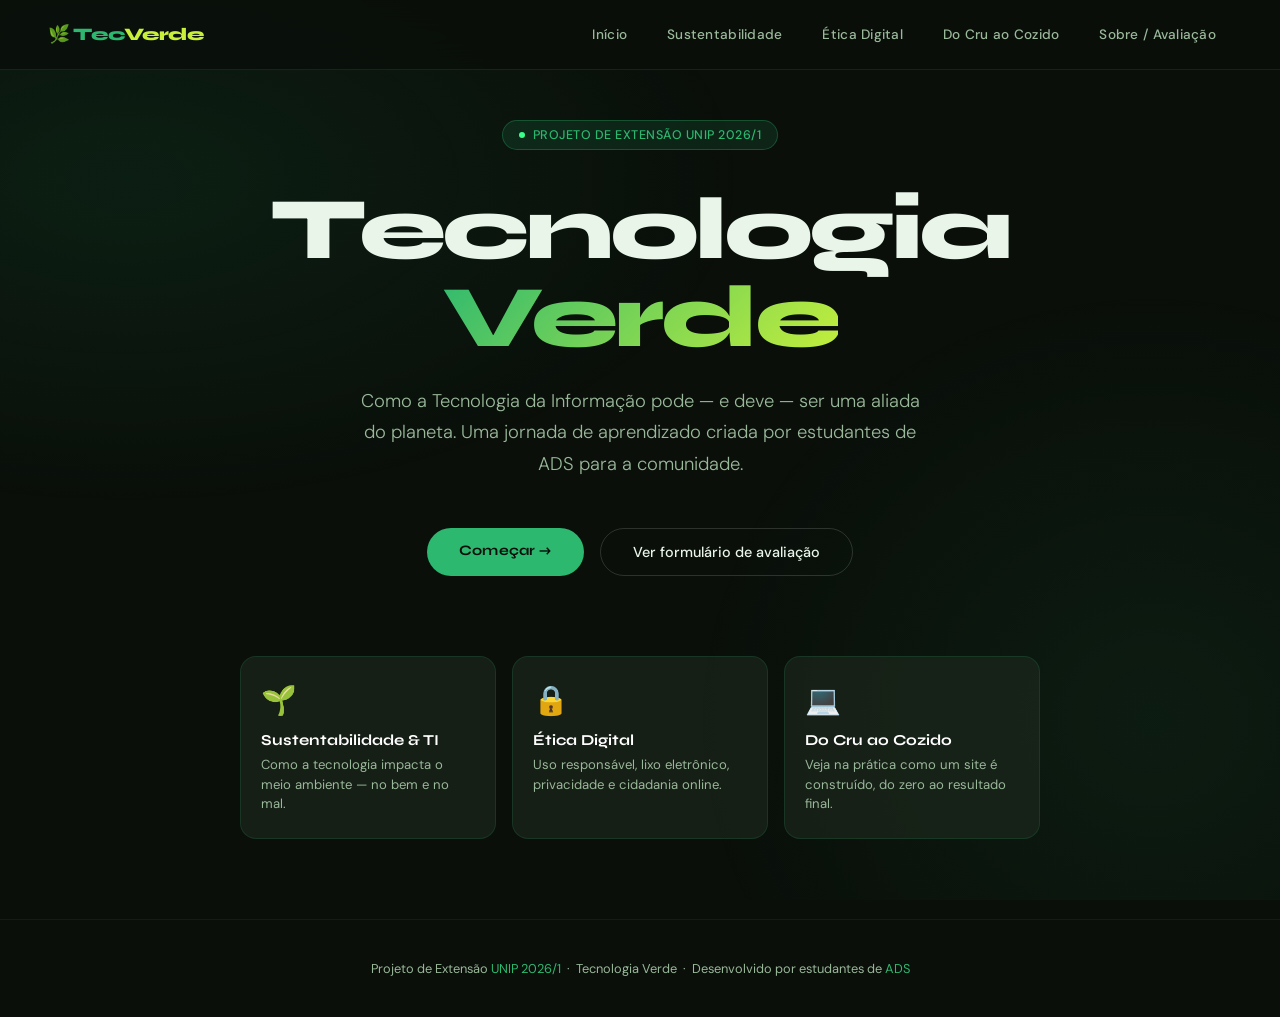
<file: index.html>
<!doctype html>
<html lang="pt-BR">
<head>
    <meta charset="UTF-8" />
    <meta name="viewport" content="width=device-width, initial-scale=1.0" />
    <title>Tecnologia Verde — Como a TI pode ajudar o planeta</title>    
    <link href="https://fonts.googleapis.com/css2?family=Syne:wght@400;600;700;800&family=DM+Sans:ital,wght@0,300;0,400;0,500;1,300&display=swap" rel="stylesheet"/>
    <link rel="stylesheet" href="./css/style.css" />
    <link rel="icon" type="image/png" href="./view/plantar.png">
    <script src="./js/script.js"></script>
</head>
 <body>
   <!-- ════════════════ NAV ════════════════ -->
    <nav>
      <div class="nav-logo">
        🌿 Tec<span>Verde</span>
      </div>
      <div class="nav-links">
        <a href="index.html" id="btn-inicio">
          Início
        </a>
        <a href="./view/sustentabilidade.html" id="btn-sustentabilidade">
          Sustentabilidade
        </a>
        <a href="./view/etica.html" id="btn-etica">
          Ética Digital
        </a>
        <a href="./view/cru-ao-cozido.html" id="btn-html">
          Do Cru ao Cozido
        </a>
        <a href="./view/sobre.html" id="btn-sobre">
          Sobre / Avaliação
        </a>
      </div>
    </nav>

    <!-- ════════════════ PÁGINA: INÍCIO ════════════════ -->
    <section class="pagina ativa" id="inicio">
      <div class="hero-badge">Projeto de Extensão UNIP 2026/1</div>

      <h1 class="hero-titulo">
        Tecnologia<br>
        <span class="destaque">Verde</span>
      </h1>

      <p class="hero-sub">
        Como a Tecnologia da Informação pode — e deve — ser uma aliada do
        planeta. Uma jornada de aprendizado criada por estudantes de ADS para a
        comunidade.
      </p>

      <div class="hero-btns">
        <a class="btn-primario" href="./view/sustentabilidade.html">
          Começar →
        </a>
        <a class="btn-secundario" href="./view/sobre.html">
          Ver formulário de avaliação
        </a>
      </div>

      <div class="hero-cards">
          <div class="hero-card" onclick="window.location.href='./view/sustentabilidade.html'">
          <div class="icone">🌱</div>
          <h3>Sustentabilidade & TI</h3>
          <p>Como a tecnologia impacta o meio ambiente — no bem e no mal.</p>
        </div>
          <div class="hero-card" onclick="window.location.href='./view/etica.html'">
          <div class="icone">🔒</div>
          <h3>Ética Digital</h3>
          <p>
            Uso responsável, lixo eletrônico, privacidade e cidadania online.
          </p>
        </div>
          <div class="hero-card" onclick="window.location.href='./view/cru-ao-cozido.html'">
          <div class="icone">💻</div>
          <h3>Do Cru ao Cozido</h3>
          <p>
            Veja na prática como um site é construído, do zero ao resultado final.
          </p>
        </div>
      </div>
    </section>

    <footer>
      Projeto de Extensão <span>UNIP 2026/1</span> &nbsp;·&nbsp; Tecnologia
      Verde &nbsp;·&nbsp; Desenvolvido por estudantes de <span>ADS</span>
    </footer>

  </body>
</html>
</file>
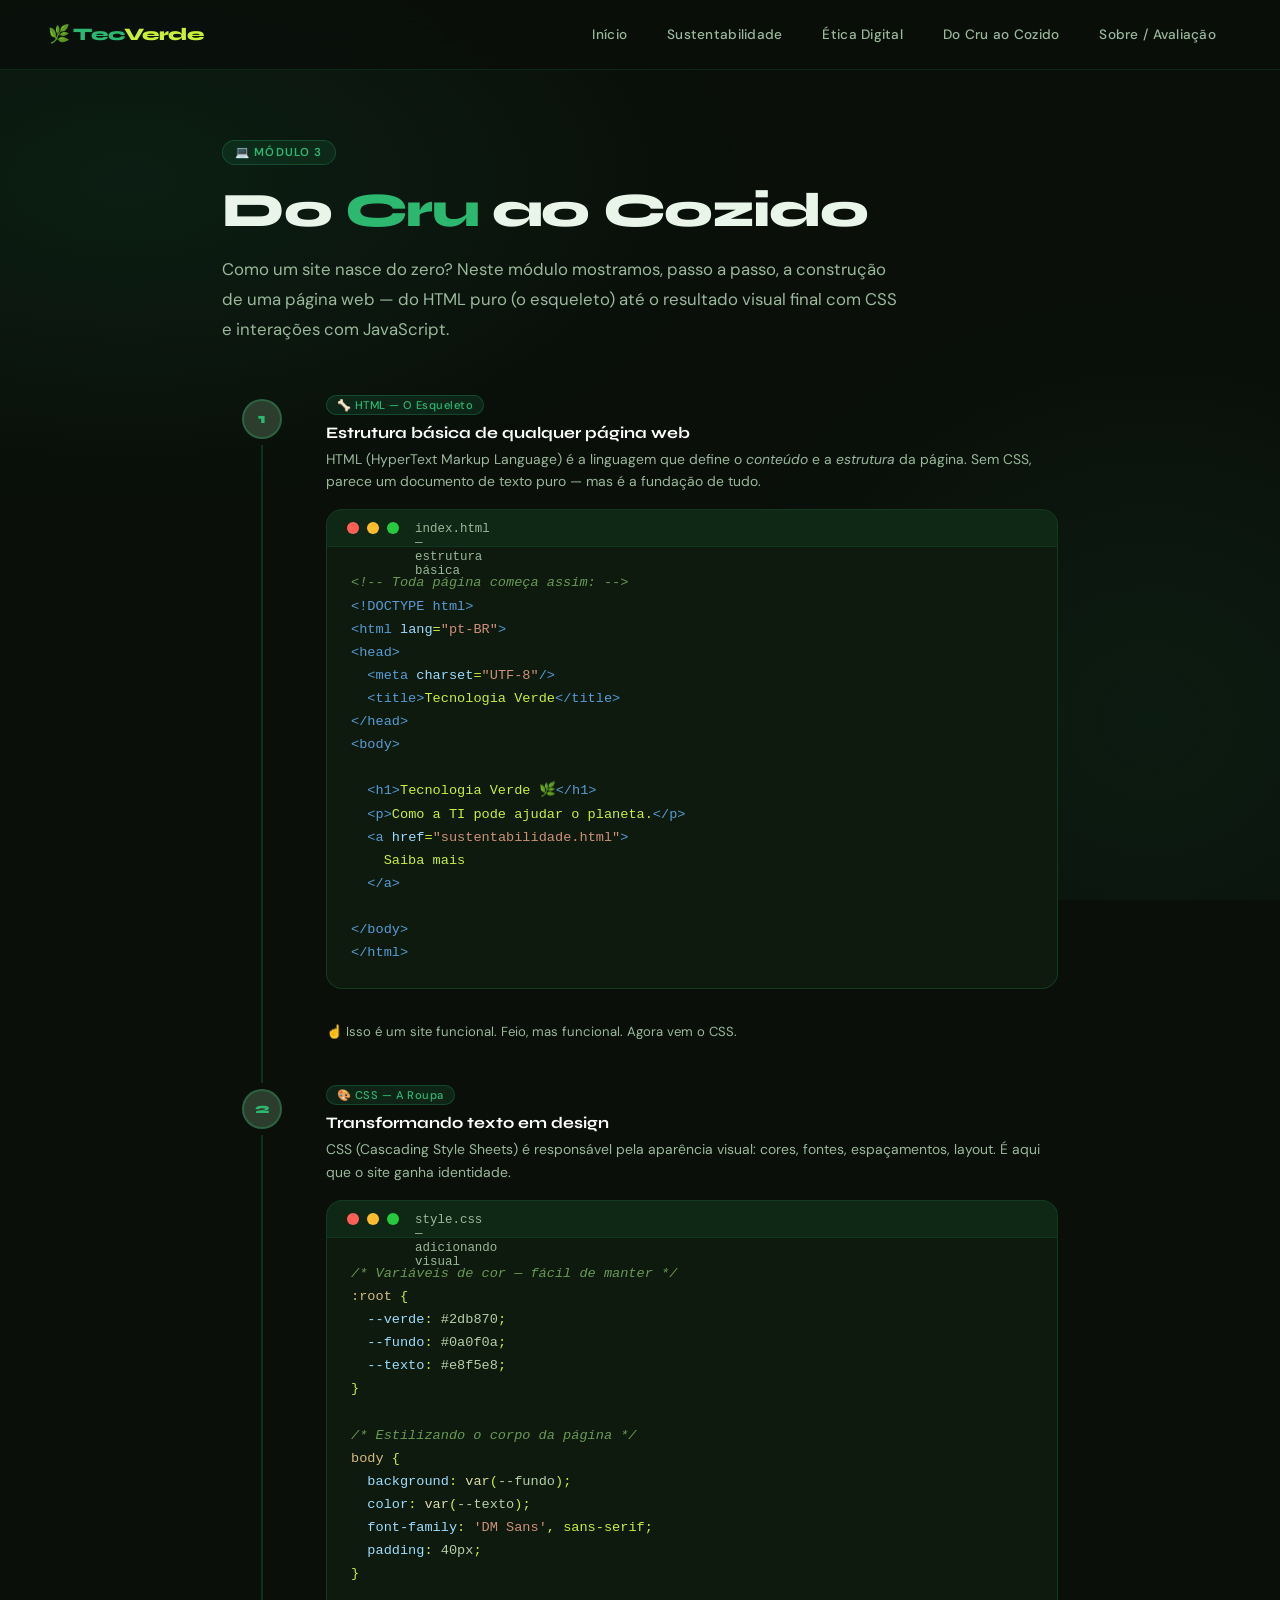
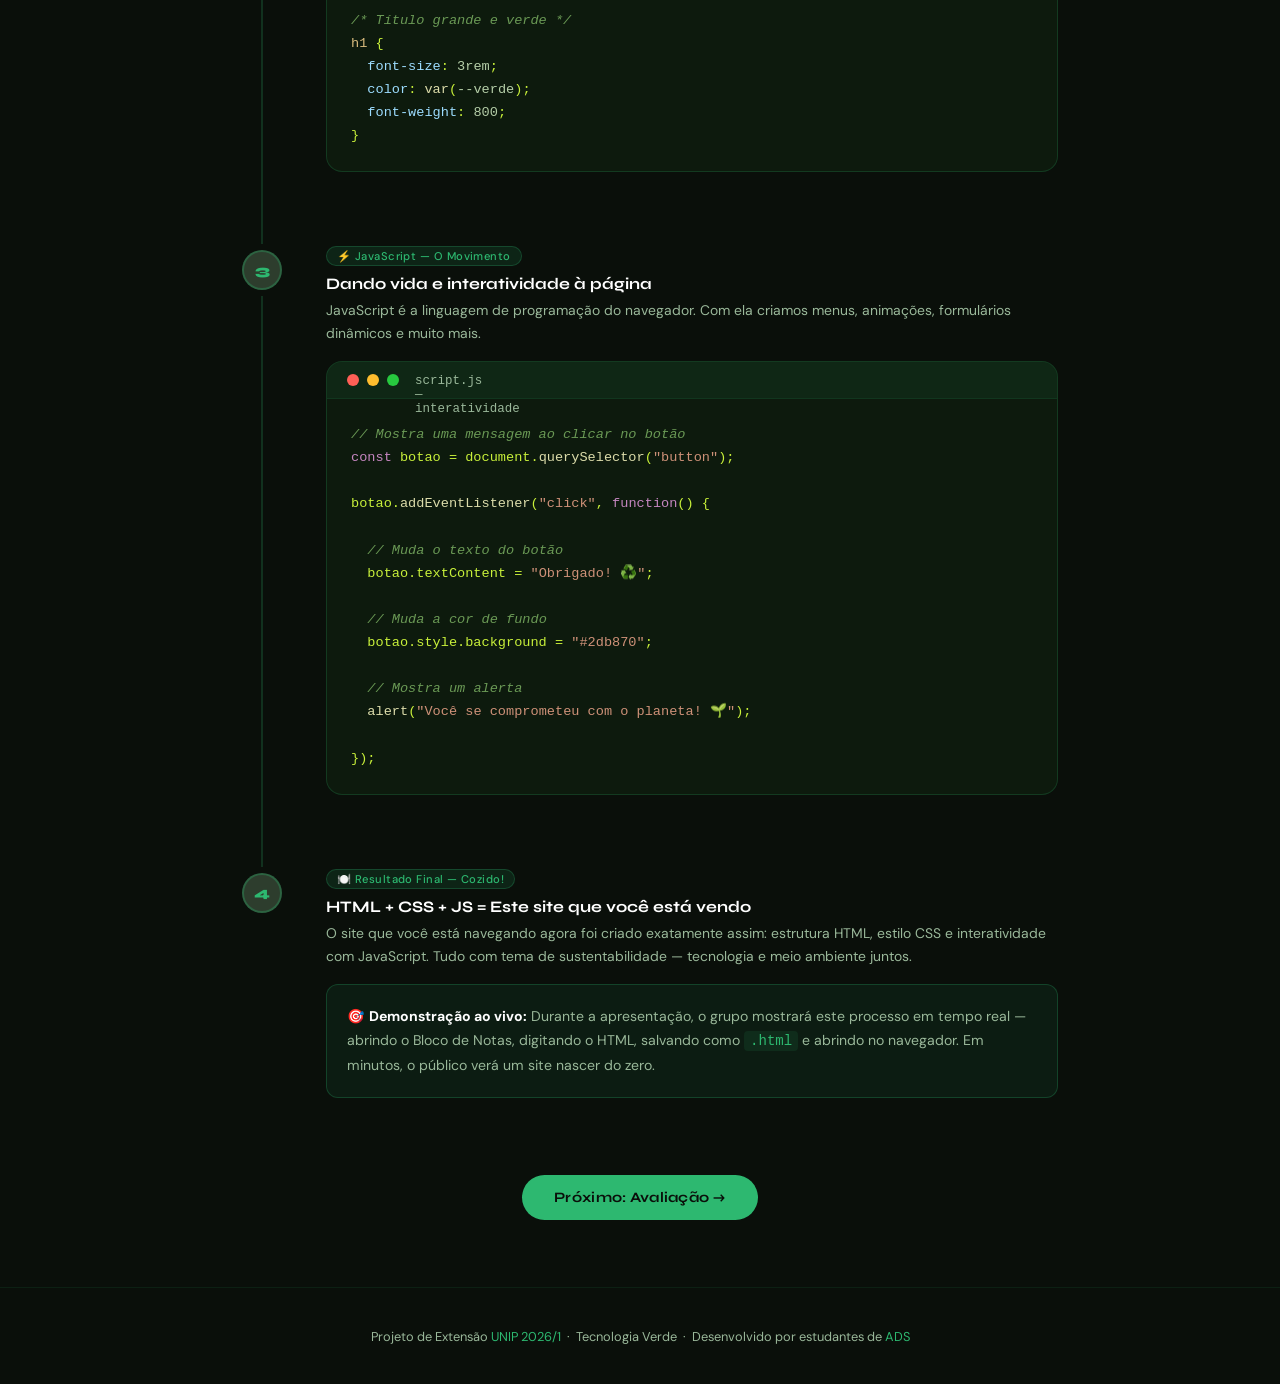
<file: cru-ao-cozido.html>
<!DOCTYPE html>
<html lang="pt-BR">
<head>
    <meta charset="UTF-8" />
    <meta name="viewport" content="width=device-width, initial-scale=1.0" />
    <title>Tecnologia Verde — Como a TI pode ajudar o planeta</title>
    <link href="https://fonts.googleapis.com/css2?family=Syne:wght@400;600;700;800&family=DM+Sans:ital,wght@0,300;0,400;0,500;1,300&display=swap" rel="stylesheet"/>
    <link rel="stylesheet" href="style.css" />
    <link rel="icon" type="image/png" href="plantar.png">
    <script src="script.js"></script>
  </head>
<body>
    <!-- ════════════════ NAV ════════════════ -->
    <nav>
      <div class="nav-logo">
        🌿 Tec<span>Verde</span>
      </div>
      <div class="nav-links">
        <a href="index.html" id="btn-inicio">
          Início
        </a>
        <a href="sustentabilidade.html" id="btn-sustentabilidade">
          Sustentabilidade
        </a>
        <a href="etica.html" id="btn-etica">
          Ética Digital
        </a>
        <a href="cru-ao-cozido.html" id="btn-html">
          Do Cru ao Cozido
        </a>
        <a href="sobre.html" id="btn-sobre">
          Sobre / Avaliação
        </a>
      </div>
    </nav>

    <!-- ════════════════ PÁGINA: DO CRU AO COZIDO ════════════════ -->
    <section class="pagina ativa" id="html">
      <div class="secao">
        <span class="secao-tag">💻 Módulo 3</span>
        <h2 class="secao-titulo">
          Do <span class="verde">Cru</span> ao Cozido
        </h2>
        <p class="secao-intro">
          Como um site nasce do zero? Neste módulo mostramos, passo a passo, a
          construção de uma página web — do HTML puro (o esqueleto) até o
          resultado visual final com CSS e interações com JavaScript.
        </p>

        <!-- ETAPA 1: HTML -->
        <div class="timeline anima">
          <div class="timeline-item">
            <div class="timeline-numero"><span>1</span></div>
            <div class="timeline-conteudo">
              <span class="tl-tag">🦴 HTML — O Esqueleto</span>
              <h3>Estrutura básica de qualquer página web</h3>
              <p>
                HTML (HyperText Markup Language) é a linguagem que define o
                <em>conteúdo</em> e a <em>estrutura</em> da página. Sem CSS,
                parece um documento de texto puro — mas é a fundação de tudo.
              </p>

              <div class="codigo-bloco" style="margin-top: 16px">
                <div class="codigo-header">
                  <span class="dot-r"></span><span class="dot-y"></span
                  ><span class="dot-g"></span>
                  <span class="codigo-label"
                    >index.html — estrutura básica</span
                  >
                </div>
                <pre><span class="c-comment">&lt;!-- Toda página começa assim: --&gt;</span>
<span class="c-tag">&lt;!DOCTYPE html&gt;</span>
<span class="c-tag">&lt;html</span> <span class="c-attr">lang</span>=<span class="c-val">"pt-BR"</span><span class="c-tag">&gt;</span>
<span class="c-tag">&lt;head&gt;</span>
  <span class="c-tag">&lt;meta</span> <span class="c-attr">charset</span>=<span class="c-val">"UTF-8"</span><span class="c-tag">/&gt;</span>
  <span class="c-tag">&lt;title&gt;</span>Tecnologia Verde<span class="c-tag">&lt;/title&gt;</span>
<span class="c-tag">&lt;/head&gt;</span>
<span class="c-tag">&lt;body&gt;</span>

  <span class="c-tag">&lt;h1&gt;</span>Tecnologia Verde 🌿<span class="c-tag">&lt;/h1&gt;</span>
  <span class="c-tag">&lt;p&gt;</span>Como a TI pode ajudar o planeta.<span class="c-tag">&lt;/p&gt;</span>
  <span class="c-tag">&lt;a</span> <span class="c-attr">href</span>=<span class="c-val">"sustentabilidade.html"</span><span class="c-tag">&gt;</span>
    Saiba mais
  <span class="c-tag">&lt;/a&gt;</span>

<span class="c-tag">&lt;/body&gt;</span>
<span class="c-tag">&lt;/html&gt;</span></pre>
              </div>
              <p
                style="
                  margin-top: 12px;
                  font-size: 0.82rem;
                  color: var(--texto-suave);
                "
              >
                ☝️ Isso é um site funcional. Feio, mas funcional. Agora vem o
                CSS.
              </p>
            </div>
          </div>

          <div class="timeline-item">
            <div class="timeline-numero"><span>2</span></div>
            <div class="timeline-conteudo">
              <span class="tl-tag">🎨 CSS — A Roupa</span>
              <h3>Transformando texto em design</h3>
              <p>
                CSS (Cascading Style Sheets) é responsável pela aparência
                visual: cores, fontes, espaçamentos, layout. É aqui que o site
                ganha identidade.
              </p>

              <div class="codigo-bloco" style="margin-top: 16px">
                <div class="codigo-header">
                  <span class="dot-r"></span><span class="dot-y"></span
                  ><span class="dot-g"></span>
                  <span class="codigo-label"
                    >style.css — adicionando visual</span
                  >
                </div>
                <pre><span class="c-comment">/* Variáveis de cor — fácil de manter */</span>
<span class="c-sel">:root</span> {
  <span class="c-prop">--verde</span>: <span class="c-num">#2db870</span>;
  <span class="c-prop">--fundo</span>: <span class="c-num">#0a0f0a</span>;
  <span class="c-prop">--texto</span>: <span class="c-num">#e8f5e8</span>;
}

<span class="c-comment">/* Estilizando o corpo da página */</span>
<span class="c-sel">body</span> {
  <span class="c-prop">background</span>: <span class="c-fn">var</span>(<span class="c-num">--fundo</span>);
  <span class="c-prop">color</span>: <span class="c-fn">var</span>(<span class="c-num">--texto</span>);
  <span class="c-prop">font-family</span>: <span class="c-val">'DM Sans'</span>, sans-serif;
  <span class="c-prop">padding</span>: <span class="c-num">40px</span>;
}

<span class="c-comment">/* Título grande e verde */</span>
<span class="c-sel">h1</span> {
  <span class="c-prop">font-size</span>: <span class="c-num">3rem</span>;
  <span class="c-prop">color</span>: <span class="c-fn">var</span>(<span class="c-num">--verde</span>);
  <span class="c-prop">font-weight</span>: <span class="c-num">800</span>;
}</pre>
              </div>
            </div>
          </div>

          <div class="timeline-item">
            <div class="timeline-numero"><span>3</span></div>
            <div class="timeline-conteudo">
              <span class="tl-tag">⚡ JavaScript — O Movimento</span>
              <h3>Dando vida e interatividade à página</h3>
              <p>
                JavaScript é a linguagem de programação do navegador. Com ela
                criamos menus, animações, formulários dinâmicos e muito mais.
              </p>

              <div class="codigo-bloco" style="margin-top: 16px">
                <div class="codigo-header">
                  <span class="dot-r"></span><span class="dot-y"></span
                  ><span class="dot-g"></span>
                  <span class="codigo-label">script.js — interatividade</span>
                </div>
                <pre><span class="c-comment">// Mostra uma mensagem ao clicar no botão</span>
<span class="c-kw">const</span> botao = document.<span class="c-fn">querySelector</span>(<span class="c-val">"button"</span>);

botao.<span class="c-fn">addEventListener</span>(<span class="c-val">"click"</span>, <span class="c-kw">function</span>() {

  <span class="c-comment">// Muda o texto do botão</span>
  botao.textContent = <span class="c-val">"Obrigado! ♻️"</span>;

  <span class="c-comment">// Muda a cor de fundo</span>
  botao.style.background = <span class="c-val">"#2db870"</span>;

  <span class="c-comment">// Mostra um alerta</span>
  <span class="c-fn">alert</span>(<span class="c-val">"Você se comprometeu com o planeta! 🌱"</span>);

});</pre>
              </div>
            </div>
          </div>

          <div class="timeline-item">
            <div class="timeline-numero"><span>4</span></div>
            <div class="timeline-conteudo">
              <span class="tl-tag">🍽️ Resultado Final — Cozido!</span>
              <h3>HTML + CSS + JS = Este site que você está vendo</h3>
              <p>
                O site que você está navegando agora foi criado exatamente
                assim: estrutura HTML, estilo CSS e interatividade com
                JavaScript. Tudo com tema de sustentabilidade — tecnologia e
                meio ambiente juntos.
              </p>

              <div
                style="
                  margin-top: 16px;
                  padding: 20px;
                  background: rgba(45, 184, 112, 0.08);
                  border: 1px solid rgba(45, 184, 112, 0.25);
                  border-radius: 12px;
                "
              >
                <p
                  style="
                    font-size: 0.88rem;
                    color: var(--texto-suave);
                    line-height: 1.7;
                  "
                >
                  🎯
                  <strong style="color: var(--branco)"
                    >Demonstração ao vivo:</strong
                  >
                  Durante a apresentação, o grupo mostrará este processo em
                  tempo real — abrindo o Bloco de Notas, digitando o HTML,
                  salvando como
                  <code
                    style="
                      color: var(--verde-claro);
                      background: rgba(45, 184, 112, 0.1);
                      padding: 2px 6px;
                      border-radius: 4px;
                    "
                    >.html</code
                  >
                  e abrindo no navegador. Em minutos, o público verá um site
                  nascer do zero.
                </p>
              </div>
            </div>
          </div>
        </div>

        <div style="margin-top: 48px; text-align: center">
          <a class="btn-primario" href="sobre.html">
            Próximo: Avaliação →
          </a>
        </div>
      </div>
    </section>
    <!-- ════════════════ FOOTER ════════════════ -->
    <footer>
      Projeto de Extensão <span>UNIP 2026/1</span> &nbsp;·&nbsp; Tecnologia
      Verde &nbsp;·&nbsp; Desenvolvido por estudantes de <span>ADS</span>
    </footer>
</body>
</html>
</file>
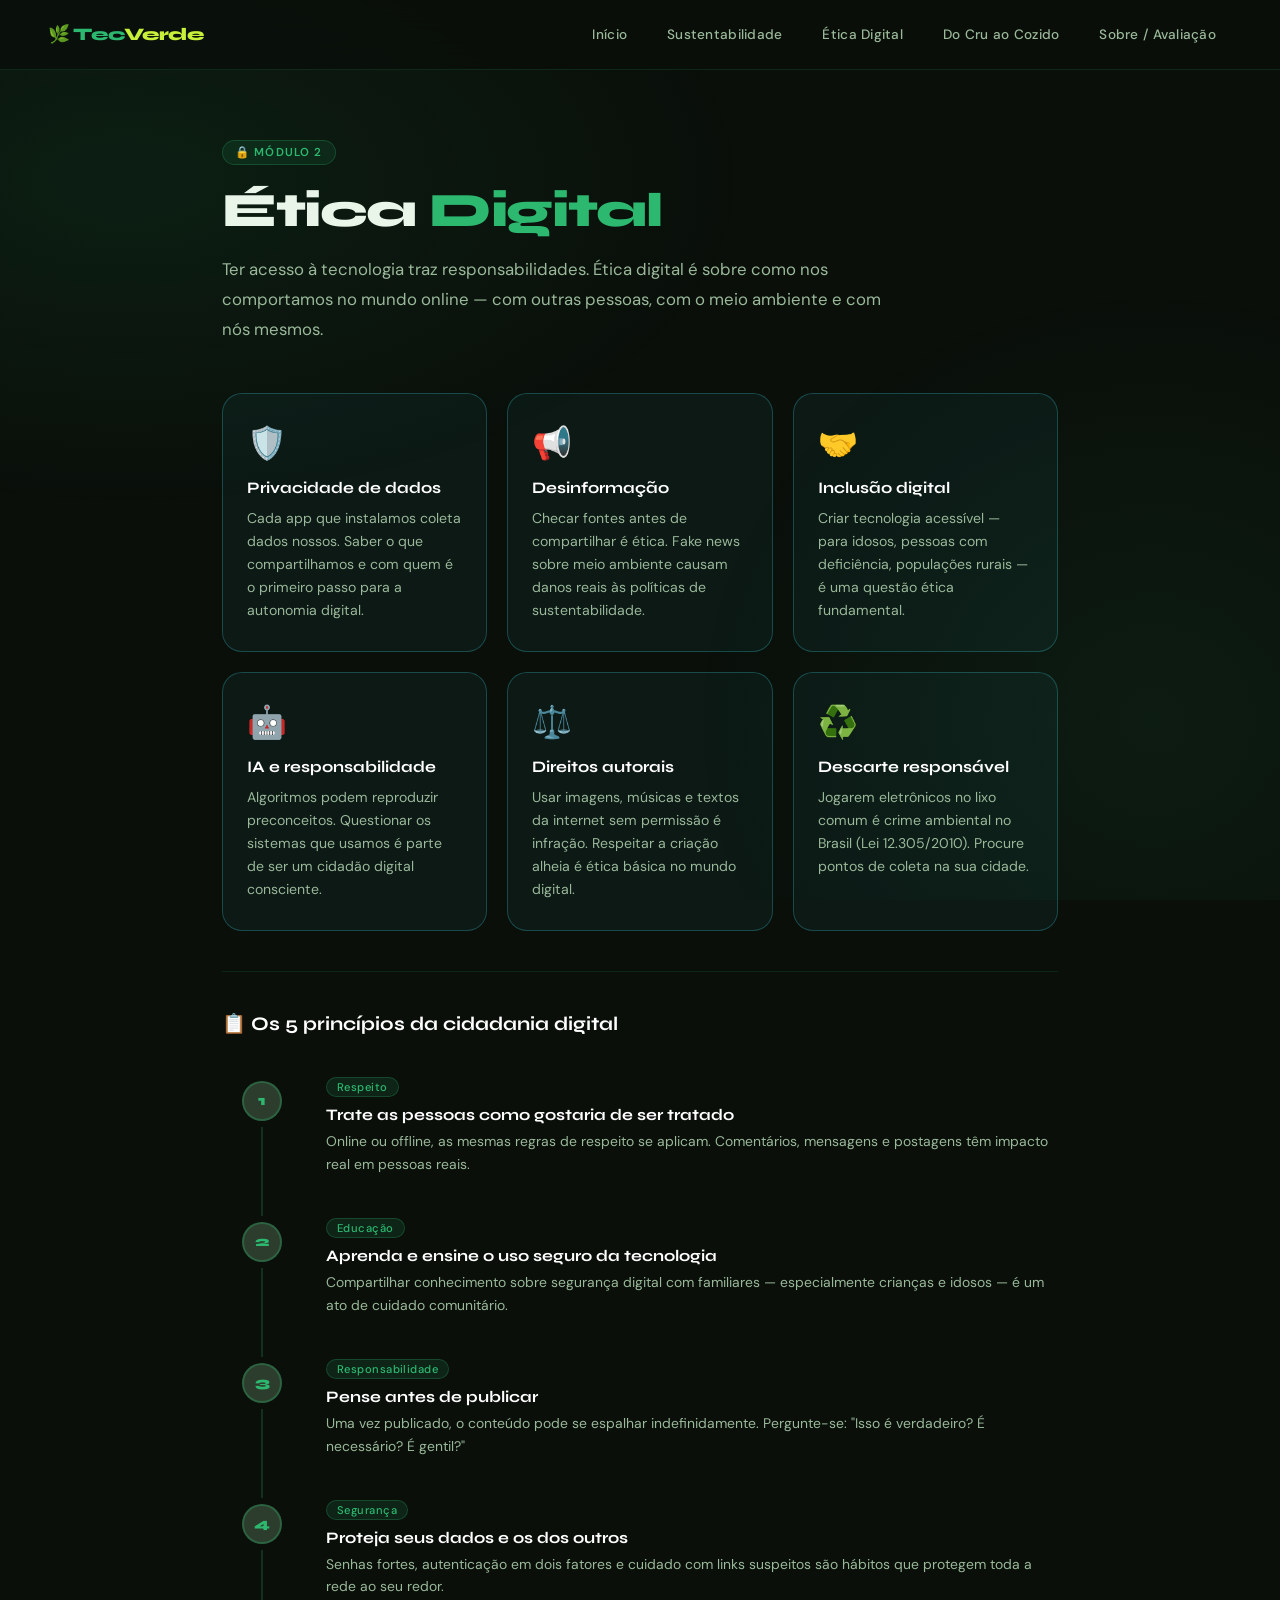
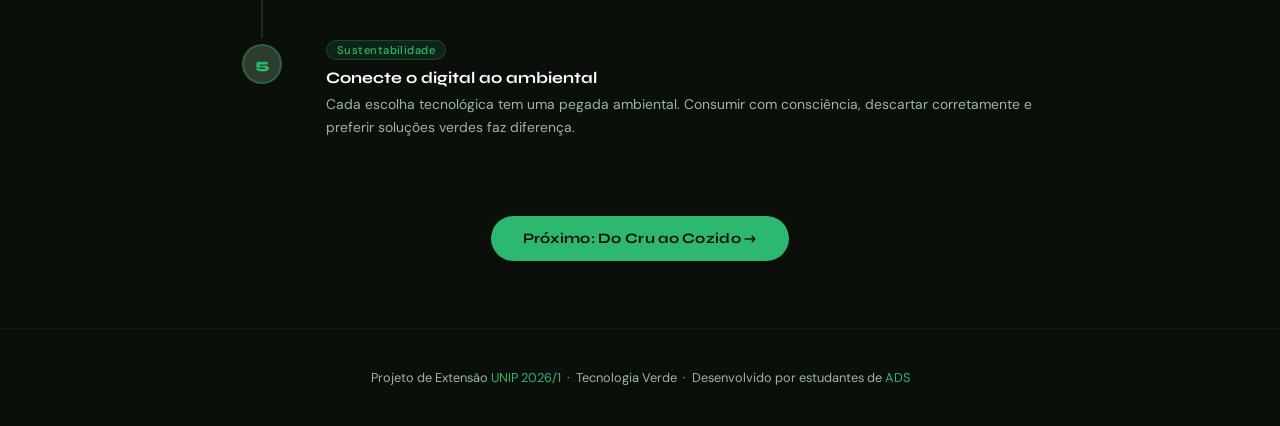
<file: etica.html>
<!doctype html>
<html lang="pt-BR">
  <head>
    <meta charset="UTF-8" />
    <meta name="viewport" content="width=device-width, initial-scale=1.0" />
    <title>Tecnologia Verde — Como a TI pode ajudar o planeta</title>    
    <link href="https://fonts.googleapis.com/css2?family=Syne:wght@400;600;700;800&family=DM+Sans:ital,wght@0,300;0,400;0,500;1,300&display=swap" rel="stylesheet"/>
    <link rel="stylesheet" href="style.css" />
    <link rel="icon" type="image/png" href="plantar.png">
    <script src="script.js"></script>
  </head>
<body>
    <!-- ════════════════ NAV ════════════════ -->
    <nav>
      <div class="nav-logo">
        🌿 Tec<span>Verde</span>
      </div>
      <div class="nav-links">
        <a href="index.html" id="btn-inicio">
          Início
        </a>
        <a href="sustentabilidade.html" id="btn-sustentabilidade">
          Sustentabilidade
        </a>
        <a href="etica.html" id="btn-etica">
          Ética Digital
        </a>
        <a href="cru-ao-cozido.html" id="btn-html">
          Do Cru ao Cozido
        </a>
        <a href="sobre.html" id="btn-sobre">
          Sobre / Avaliação
        </a>
      </div>
    </nav>

    <!-- ════════════════ PÁGINA: ÉTICA ════════════════ -->
    <section class="pagina ativa" id="etica">
      <div class="secao">
        <span class="secao-tag">🔒 Módulo 2</span>
        <h2 class="secao-titulo">Ética <span class="verde">Digital</span></h2>
        <p class="secao-intro">
          Ter acesso à tecnologia traz responsabilidades. Ética digital é sobre
          como nos comportamos no mundo online — com outras pessoas, com o meio
          ambiente e com nós mesmos.
        </p>

        <div class="grid-cards anima">
          <div class="card destaque-azul">
            <span class="card-emoji">🛡️</span>
            <h3>Privacidade de dados</h3>
            <p>
              Cada app que instalamos coleta dados nossos. Saber o que
              compartilhamos e com quem é o primeiro passo para a autonomia
              digital.
            </p>
          </div>
          <div class="card destaque-azul">
            <span class="card-emoji">📢</span>
            <h3>Desinformação</h3>
            <p>
              Checar fontes antes de compartilhar é ética. Fake news sobre meio
              ambiente causam danos reais às políticas de sustentabilidade.
            </p>
          </div>
          <div class="card destaque-azul">
            <span class="card-emoji">🤝</span>
            <h3>Inclusão digital</h3>
            <p>
              Criar tecnologia acessível — para idosos, pessoas com deficiência,
              populações rurais — é uma questão ética fundamental.
            </p>
          </div>
          <div class="card destaque-azul">
            <span class="card-emoji">🤖</span>
            <h3>IA e responsabilidade</h3>
            <p>
              Algoritmos podem reproduzir preconceitos. Questionar os sistemas
              que usamos é parte de ser um cidadão digital consciente.
            </p>
          </div>
          <div class="card destaque-azul">
            <span class="card-emoji">⚖️</span>
            <h3>Direitos autorais</h3>
            <p>
              Usar imagens, músicas e textos da internet sem permissão é
              infração. Respeitar a criação alheia é ética básica no mundo
              digital.
            </p>
          </div>
          <div class="card destaque-azul">
            <span class="card-emoji">♻️</span>
            <h3>Descarte responsável</h3>
            <p>
              Jogarem eletrônicos no lixo comum é crime ambiental no Brasil (Lei
              12.305/2010). Procure pontos de coleta na sua cidade.
            </p>
          </div>
        </div>

        <div class="divisor"></div>

        <h3
          style="
            font-family: &quot;Syne&quot;, sans-serif;
            font-size: 1.2rem;
            margin-bottom: 24px;
            color: var(--branco);
          "
        >
          📋 Os 5 princípios da cidadania digital
        </h3>

        <div class="timeline anima delay-1">
          <div class="timeline-item">
            <div class="timeline-numero"><span>1</span></div>
            <div class="timeline-conteudo">
              <span class="tl-tag">Respeito</span>
              <h3>Trate as pessoas como gostaria de ser tratado</h3>
              <p>
                Online ou offline, as mesmas regras de respeito se aplicam.
                Comentários, mensagens e postagens têm impacto real em pessoas
                reais.
              </p>
            </div>
          </div>
          <div class="timeline-item">
            <div class="timeline-numero"><span>2</span></div>
            <div class="timeline-conteudo">
              <span class="tl-tag">Educação</span>
              <h3>Aprenda e ensine o uso seguro da tecnologia</h3>
              <p>
                Compartilhar conhecimento sobre segurança digital com familiares
                — especialmente crianças e idosos — é um ato de cuidado
                comunitário.
              </p>
            </div>
          </div>
          <div class="timeline-item">
            <div class="timeline-numero"><span>3</span></div>
            <div class="timeline-conteudo">
              <span class="tl-tag">Responsabilidade</span>
              <h3>Pense antes de publicar</h3>
              <p>
                Uma vez publicado, o conteúdo pode se espalhar indefinidamente.
                Pergunte-se: "Isso é verdadeiro? É necessário? É gentil?"
              </p>
            </div>
          </div>
          <div class="timeline-item">
            <div class="timeline-numero"><span>4</span></div>
            <div class="timeline-conteudo">
              <span class="tl-tag">Segurança</span>
              <h3>Proteja seus dados e os dos outros</h3>
              <p>
                Senhas fortes, autenticação em dois fatores e cuidado com links
                suspeitos são hábitos que protegem toda a rede ao seu redor.
              </p>
            </div>
          </div>
          <div class="timeline-item">
            <div class="timeline-numero"><span>5</span></div>
            <div class="timeline-conteudo">
              <span class="tl-tag">Sustentabilidade</span>
              <h3>Conecte o digital ao ambiental</h3>
              <p>
                Cada escolha tecnológica tem uma pegada ambiental. Consumir com
                consciência, descartar corretamente e preferir soluções verdes
                faz diferença.
              </p>
            </div>
          </div>
        </div>

        <div style="margin-top: 48px; text-align: center">
          <a class="btn-primario" href="cru-ao-cozido.html">
            Próximo: Do Cru ao Cozido →
          </a>
        </div>
      </div>
    </section>
    
    <footer>
      Projeto de Extensão <span>UNIP 2026/1</span> &nbsp;·&nbsp; Tecnologia
      Verde &nbsp;·&nbsp; Desenvolvido por estudantes de <span>ADS</span>
    </footer>
</body>
</html>
</file>
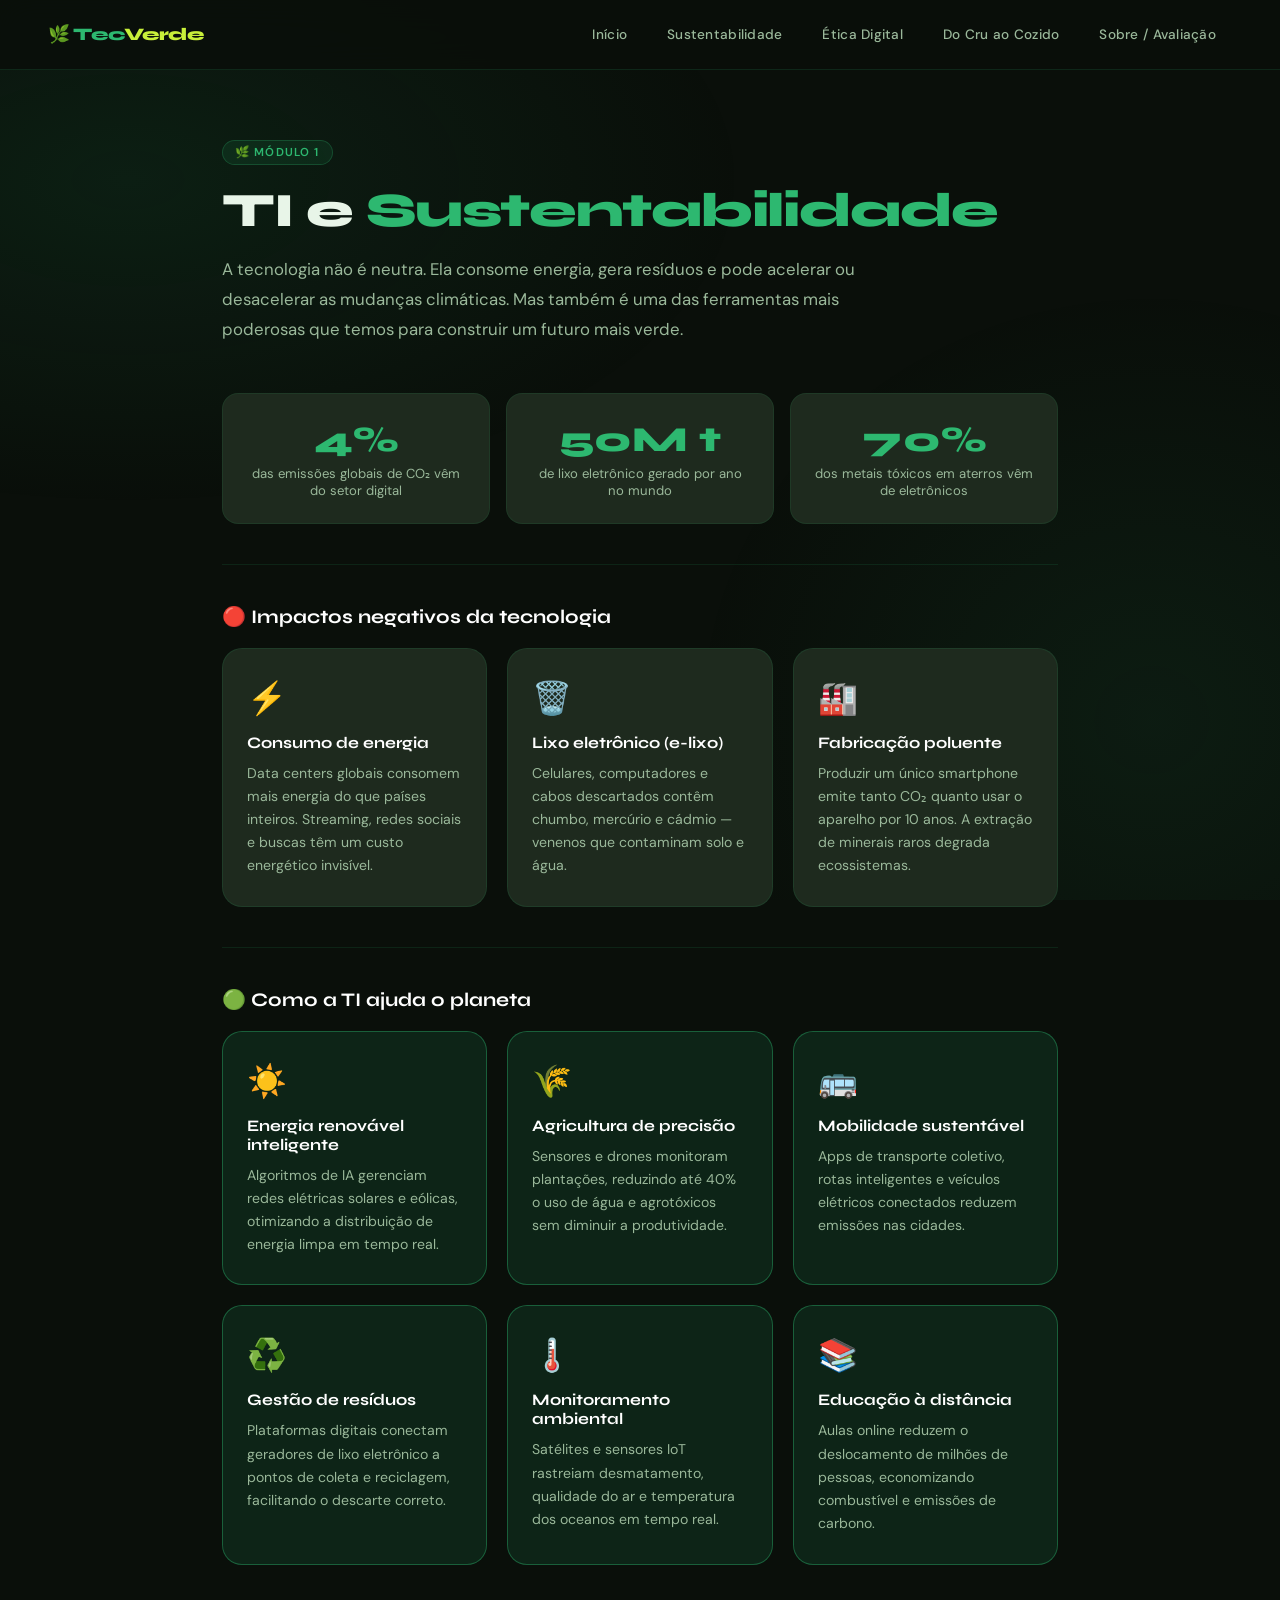
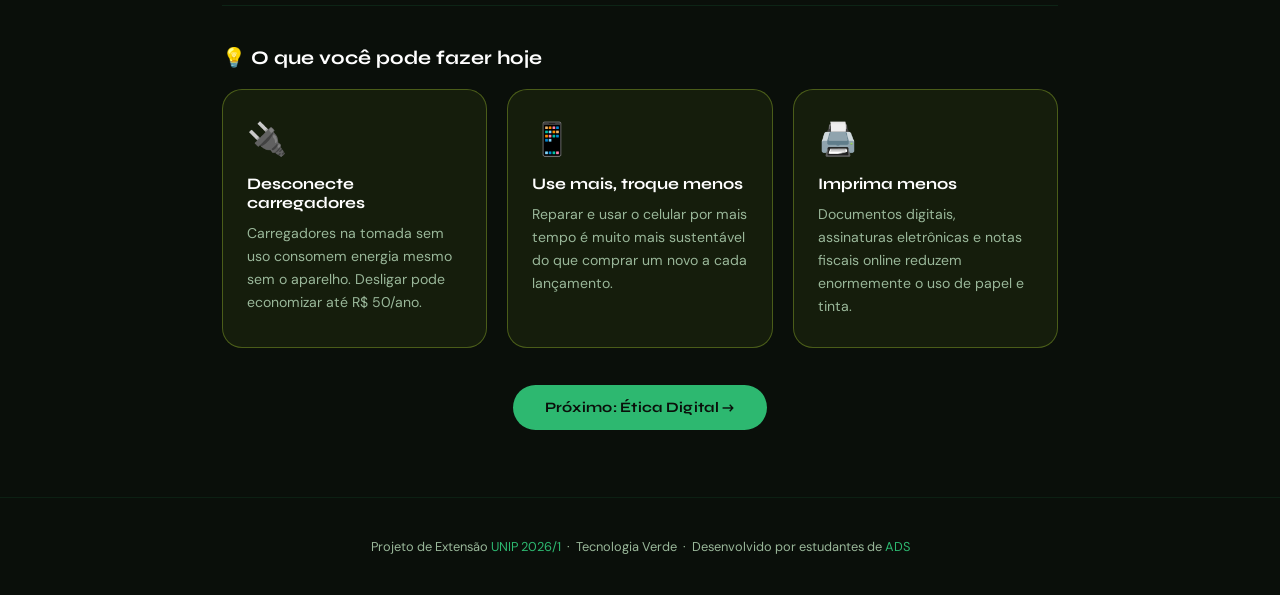
<file: sustentabilidade.html>
<!DOCTYPE html>
<html lang="pt-BR">
<head>
    <meta charset="UTF-8">
    <meta name="viewport" content="width=device-width, initial-scale=1.0">
    <title>Tecnologia Verde — Como a TI pode ajudar o planeta</title>
    <link href="https://fonts.googleapis.com/css2?family=Syne:wght@400;600;700;800&family=DM+Sans:ital,wght@0,300;0,400;0,500;1,300&display=swap" rel="stylesheet"/>
    <link rel="stylesheet" href="style.css" />
    <link rel="icon" type="image/png" href="plantar.png">
    <script src="script.js"></script>

</head>
<body>
<!-- ════════════════ NAV ════════════════ -->
    <nav>
      <div class="nav-logo">
        🌿 Tec<span>Verde</span>
      </div>
      <div class="nav-links">
        <a href="index.html" id="btn-inicio">
          Início
        </a>
        <a href="sustentabilidade.html" id="btn-sustentabilidade">
          Sustentabilidade
        </a>
        <a href="etica.html" id="btn-etica">
          Ética Digital
        </a>
        <a href="cru-ao-cozido.html" id="btn-html">
          Do Cru ao Cozido
        </a>
        <a href="sobre.html" id="btn-sobre">
          Sobre / Avaliação
        </a>
      </div>
    </nav>

    <!-- ════════════════ PÁGINA: SUSTENTABILIDADE ════════════════ -->
    <section class="pagina ativa" id="sustentabilidade">
      <div class="secao">
        <span class="secao-tag">🌿 Módulo 1</span>
        <h2 class="secao-titulo">
          TI e <span class="verde">Sustentabilidade</span>
        </h2>
        <p class="secao-intro">
          A tecnologia não é neutra. Ela consome energia, gera resíduos e pode
          acelerar ou desacelerar as mudanças climáticas. Mas também é uma das
          ferramentas mais poderosas que temos para construir um futuro mais
          verde.
        </p>

        <div class="stat-row anima">
          <div class="stat-box">
            <div class="stat-numero">4%</div>
            <div class="stat-label">
              das emissões globais de CO₂ vêm do setor digital
            </div>
          </div>
          <div class="stat-box">
            <div class="stat-numero">50M t</div>
            <div class="stat-label">
              de lixo eletrônico gerado por ano no mundo
            </div>
          </div>
          <div class="stat-box">
            <div class="stat-numero">70%</div>
            <div class="stat-label">
              dos metais tóxicos em aterros vêm de eletrônicos
            </div>
          </div>
        </div>

        <div class="divisor"></div>

        <h3 style="
            font-family: &quot;Syne&quot;, sans-serif;
            font-size: 1.2rem;
            margin-bottom: 20px;
            color: var(--branco);">
          🔴 Impactos negativos da tecnologia
        </h3>
        <div class="grid-cards anima delay-1">
          <div class="card">
            <span class="card-emoji">⚡</span>
            <h3>Consumo de energia</h3>
            <p>
              Data centers globais consomem mais energia do que países inteiros.
              Streaming, redes sociais e buscas têm um custo energético
              invisível.
            </p>
          </div>
          <div class="card">
            <span class="card-emoji">🗑️</span>
            <h3>Lixo eletrônico (e-lixo)</h3>
            <p>
              Celulares, computadores e cabos descartados contêm chumbo,
              mercúrio e cádmio — venenos que contaminam solo e água.
            </p>
          </div>
          <div class="card">
            <span class="card-emoji">🏭</span>
            <h3>Fabricação poluente</h3>
            <p>
              Produzir um único smartphone emite tanto CO₂ quanto usar o
              aparelho por 10 anos. A extração de minerais raros degrada
              ecossistemas.
            </p>
          </div>
        </div>

        <div class="divisor"></div>

        <h3 style="
            font-family: &quot;Syne&quot;, sans-serif;
            font-size: 1.2rem;
            margin-bottom: 20px;
            color: var(--branco);">
          🟢 Como a TI ajuda o planeta
        </h3>
        <div class="grid-cards anima delay-2">
          <div class="card destaque-verde">
            <span class="card-emoji">☀️</span>
            <h3>Energia renovável inteligente</h3>
            <p>
              Algoritmos de IA gerenciam redes elétricas solares e eólicas,
              otimizando a distribuição de energia limpa em tempo real.
            </p>
          </div>
          <div class="card destaque-verde">
            <span class="card-emoji">🌾</span>
            <h3>Agricultura de precisão</h3>
            <p>
              Sensores e drones monitoram plantações, reduzindo até 40% o uso de
              água e agrotóxicos sem diminuir a produtividade.
            </p>
          </div>
          <div class="card destaque-verde">
            <span class="card-emoji">🚌</span>
            <h3>Mobilidade sustentável</h3>
            <p>
              Apps de transporte coletivo, rotas inteligentes e veículos
              elétricos conectados reduzem emissões nas cidades.
            </p>
          </div>
          <div class="card destaque-verde">
            <span class="card-emoji">♻️</span>
            <h3>Gestão de resíduos</h3>
            <p>
              Plataformas digitais conectam geradores de lixo eletrônico a
              pontos de coleta e reciclagem, facilitando o descarte correto.
            </p>
          </div>
          <div class="card destaque-verde">
            <span class="card-emoji">🌡️</span>
            <h3>Monitoramento ambiental</h3>
            <p>
              Satélites e sensores IoT rastreiam desmatamento, qualidade do ar e
              temperatura dos oceanos em tempo real.
            </p>
          </div>
          <div class="card destaque-verde">
            <span class="card-emoji">📚</span>
            <h3>Educação à distância</h3>
            <p>
              Aulas online reduzem o deslocamento de milhões de pessoas,
              economizando combustível e emissões de carbono.
            </p>
          </div>
        </div>

        <div class="divisor"></div>

        <h3 style="
            font-family: &quot;Syne&quot;, sans-serif;
            font-size: 1.2rem;
            margin-bottom: 20px;
            color: var(--branco);">
          💡 O que você pode fazer hoje
        </h3>
        <div class="grid-cards anima delay-3">
          <div class="card destaque-amarelo">
            <span class="card-emoji">🔌</span>
            <h3>Desconecte carregadores</h3>
            <p>
              Carregadores na tomada sem uso consomem energia mesmo sem o
              aparelho. Desligar pode economizar até R$ 50/ano.
            </p>
          </div>
          <div class="card destaque-amarelo">
            <span class="card-emoji">📱</span>
            <h3>Use mais, troque menos</h3>
            <p>
              Reparar e usar o celular por mais tempo é muito mais sustentável
              do que comprar um novo a cada lançamento.
            </p>
          </div>
          <div class="card destaque-amarelo">
            <span class="card-emoji">🖨️</span>
            <h3>Imprima menos</h3>
            <p>
              Documentos digitais, assinaturas eletrônicas e notas fiscais
              online reduzem enormemente o uso de papel e tinta.
            </p>
          </div>
        </div>

        <div style="margin-top: 48px; text-align: center">
          <a class="btn-primario" href="etica.html">
            Próximo: Ética Digital →
          </a>
        </div>
      </div>
    </section>

  <footer>
      Projeto de Extensão <span>UNIP 2026/1</span> &nbsp;·&nbsp; Tecnologia
      Verde &nbsp;·&nbsp; Desenvolvido por estudantes de <span>ADS</span>
  </footer>
</body>
</html>
</file>
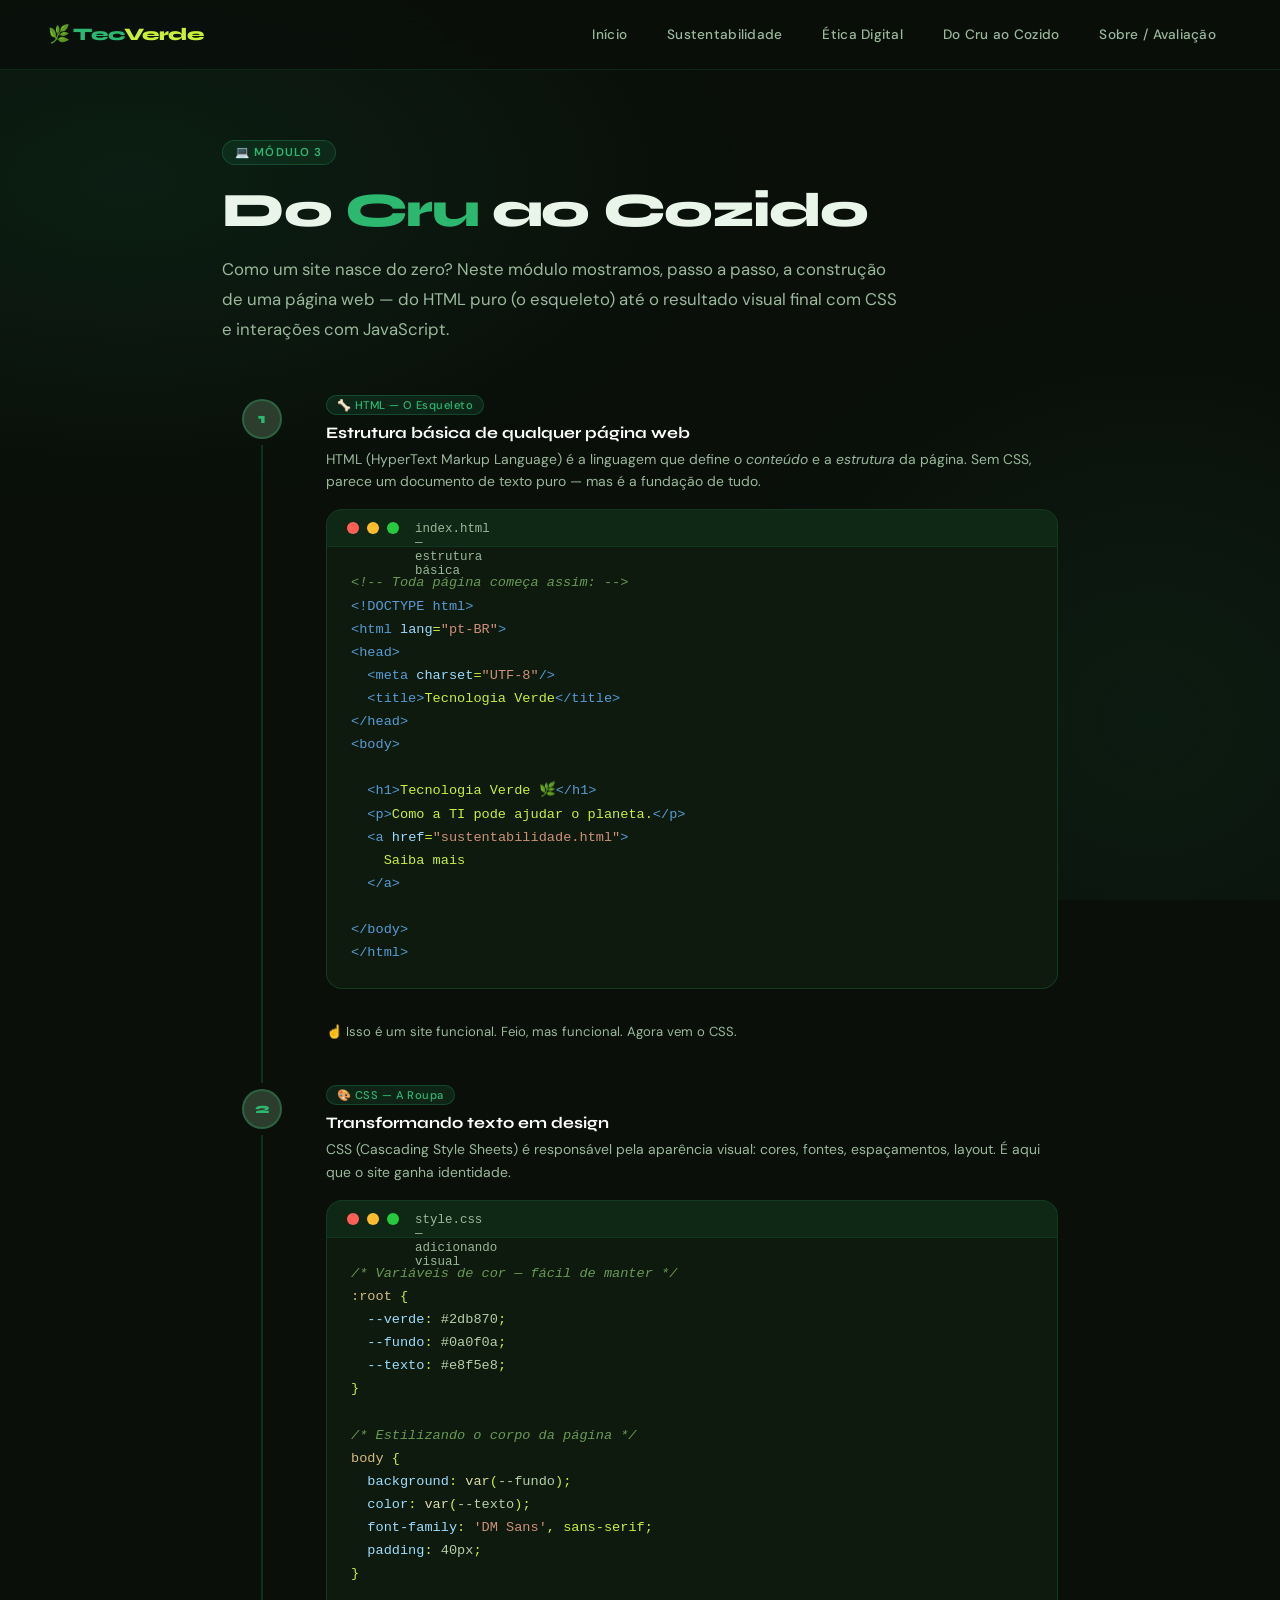
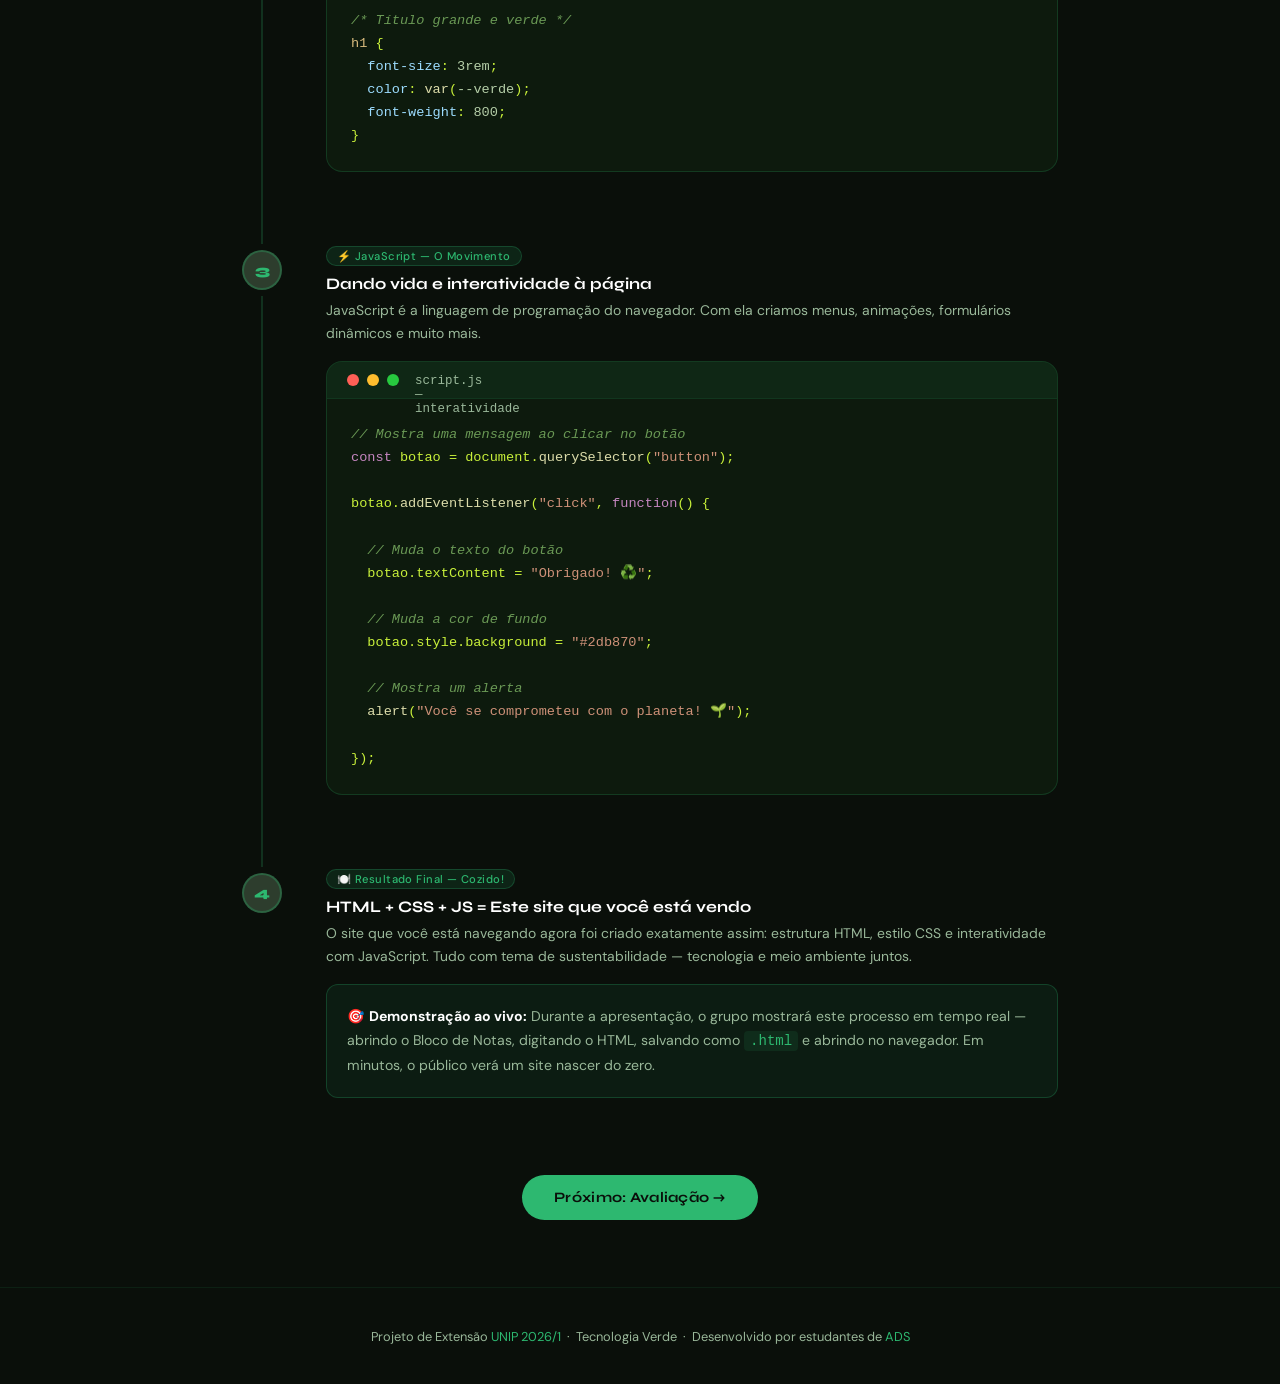
<file: view/cru-ao-cozido.html>
<!DOCTYPE html>
<html lang="pt-BR">
<head>
    <meta charset="UTF-8" />
    <meta name="viewport" content="width=device-width, initial-scale=1.0" />
    <title>Tecnologia Verde — Como a TI pode ajudar o planeta</title>
    <link href="https://fonts.googleapis.com/css2?family=Syne:wght@400;600;700;800&family=DM+Sans:ital,wght@0,300;0,400;0,500;1,300&display=swap" rel="stylesheet"/>
    <link rel="stylesheet" href="../css/style.css" />
    <link rel="icon" type="image/png" href="./view/plantar.png">
    <script src="../js/script.js"></script>
  </head>
<body>
    <!-- ════════════════ NAV ════════════════ -->
    <nav>
      <div class="nav-logo">
        🌿 Tec<span>Verde</span>
      </div>
      <div class="nav-links">
        <a href="../index.html" id="btn-inicio">
          Início
        </a>
        <a href="./sustentabilidade.html" id="btn-sustentabilidade">
          Sustentabilidade
        </a>
        <a href="./etica.html" id="btn-etica">
          Ética Digital
        </a>
        <a href="./cru-ao-cozido.html" id="btn-html">
          Do Cru ao Cozido
        </a>
        <a href="./sobre.html" id="btn-sobre">
          Sobre / Avaliação
        </a>
      </div>
    </nav>

    <!-- ════════════════ PÁGINA: DO CRU AO COZIDO ════════════════ -->
    <section class="pagina ativa" id="html">
      <div class="secao">
        <span class="secao-tag">💻 Módulo 3</span>
        <h2 class="secao-titulo">
          Do <span class="verde">Cru</span> ao Cozido
        </h2>
        <p class="secao-intro">
          Como um site nasce do zero? Neste módulo mostramos, passo a passo, a
          construção de uma página web — do HTML puro (o esqueleto) até o
          resultado visual final com CSS e interações com JavaScript.
        </p>

        <!-- ETAPA 1: HTML -->
        <div class="timeline anima">
          <div class="timeline-item">
            <div class="timeline-numero"><span>1</span></div>
            <div class="timeline-conteudo">
              <span class="tl-tag">🦴 HTML — O Esqueleto</span>
              <h3>Estrutura básica de qualquer página web</h3>
              <p>
                HTML (HyperText Markup Language) é a linguagem que define o
                <em>conteúdo</em> e a <em>estrutura</em> da página. Sem CSS,
                parece um documento de texto puro — mas é a fundação de tudo.
              </p>

              <div class="codigo-bloco" style="margin-top: 16px">
                <div class="codigo-header">
                  <span class="dot-r"></span><span class="dot-y"></span
                  ><span class="dot-g"></span>
                  <span class="codigo-label"
                    >index.html — estrutura básica</span
                  >
                </div>
                <pre><span class="c-comment">&lt;!-- Toda página começa assim: --&gt;</span>
<span class="c-tag">&lt;!DOCTYPE html&gt;</span>
<span class="c-tag">&lt;html</span> <span class="c-attr">lang</span>=<span class="c-val">"pt-BR"</span><span class="c-tag">&gt;</span>
<span class="c-tag">&lt;head&gt;</span>
  <span class="c-tag">&lt;meta</span> <span class="c-attr">charset</span>=<span class="c-val">"UTF-8"</span><span class="c-tag">/&gt;</span>
  <span class="c-tag">&lt;title&gt;</span>Tecnologia Verde<span class="c-tag">&lt;/title&gt;</span>
<span class="c-tag">&lt;/head&gt;</span>
<span class="c-tag">&lt;body&gt;</span>

  <span class="c-tag">&lt;h1&gt;</span>Tecnologia Verde 🌿<span class="c-tag">&lt;/h1&gt;</span>
  <span class="c-tag">&lt;p&gt;</span>Como a TI pode ajudar o planeta.<span class="c-tag">&lt;/p&gt;</span>
  <span class="c-tag">&lt;a</span> <span class="c-attr">href</span>=<span class="c-val">"sustentabilidade.html"</span><span class="c-tag">&gt;</span>
    Saiba mais
  <span class="c-tag">&lt;/a&gt;</span>

<span class="c-tag">&lt;/body&gt;</span>
<span class="c-tag">&lt;/html&gt;</span></pre>
              </div>
              <p
                style="
                  margin-top: 12px;
                  font-size: 0.82rem;
                  color: var(--texto-suave);
                "
              >
                ☝️ Isso é um site funcional. Feio, mas funcional. Agora vem o
                CSS.
              </p>
            </div>
          </div>

          <div class="timeline-item">
            <div class="timeline-numero"><span>2</span></div>
            <div class="timeline-conteudo">
              <span class="tl-tag">🎨 CSS — A Roupa</span>
              <h3>Transformando texto em design</h3>
              <p>
                CSS (Cascading Style Sheets) é responsável pela aparência
                visual: cores, fontes, espaçamentos, layout. É aqui que o site
                ganha identidade.
              </p>

              <div class="codigo-bloco" style="margin-top: 16px">
                <div class="codigo-header">
                  <span class="dot-r"></span><span class="dot-y"></span
                  ><span class="dot-g"></span>
                  <span class="codigo-label"
                    >style.css — adicionando visual</span
                  >
                </div>
                <pre><span class="c-comment">/* Variáveis de cor — fácil de manter */</span>
<span class="c-sel">:root</span> {
  <span class="c-prop">--verde</span>: <span class="c-num">#2db870</span>;
  <span class="c-prop">--fundo</span>: <span class="c-num">#0a0f0a</span>;
  <span class="c-prop">--texto</span>: <span class="c-num">#e8f5e8</span>;
}

<span class="c-comment">/* Estilizando o corpo da página */</span>
<span class="c-sel">body</span> {
  <span class="c-prop">background</span>: <span class="c-fn">var</span>(<span class="c-num">--fundo</span>);
  <span class="c-prop">color</span>: <span class="c-fn">var</span>(<span class="c-num">--texto</span>);
  <span class="c-prop">font-family</span>: <span class="c-val">'DM Sans'</span>, sans-serif;
  <span class="c-prop">padding</span>: <span class="c-num">40px</span>;
}

<span class="c-comment">/* Título grande e verde */</span>
<span class="c-sel">h1</span> {
  <span class="c-prop">font-size</span>: <span class="c-num">3rem</span>;
  <span class="c-prop">color</span>: <span class="c-fn">var</span>(<span class="c-num">--verde</span>);
  <span class="c-prop">font-weight</span>: <span class="c-num">800</span>;
}</pre>
              </div>
            </div>
          </div>

          <div class="timeline-item">
            <div class="timeline-numero"><span>3</span></div>
            <div class="timeline-conteudo">
              <span class="tl-tag">⚡ JavaScript — O Movimento</span>
              <h3>Dando vida e interatividade à página</h3>
              <p>
                JavaScript é a linguagem de programação do navegador. Com ela
                criamos menus, animações, formulários dinâmicos e muito mais.
              </p>

              <div class="codigo-bloco" style="margin-top: 16px">
                <div class="codigo-header">
                  <span class="dot-r"></span><span class="dot-y"></span
                  ><span class="dot-g"></span>
                  <span class="codigo-label">script.js — interatividade</span>
                </div>
                <pre><span class="c-comment">// Mostra uma mensagem ao clicar no botão</span>
<span class="c-kw">const</span> botao = document.<span class="c-fn">querySelector</span>(<span class="c-val">"button"</span>);

botao.<span class="c-fn">addEventListener</span>(<span class="c-val">"click"</span>, <span class="c-kw">function</span>() {

  <span class="c-comment">// Muda o texto do botão</span>
  botao.textContent = <span class="c-val">"Obrigado! ♻️"</span>;

  <span class="c-comment">// Muda a cor de fundo</span>
  botao.style.background = <span class="c-val">"#2db870"</span>;

  <span class="c-comment">// Mostra um alerta</span>
  <span class="c-fn">alert</span>(<span class="c-val">"Você se comprometeu com o planeta! 🌱"</span>);

});</pre>
              </div>
            </div>
          </div>

          <div class="timeline-item">
            <div class="timeline-numero"><span>4</span></div>
            <div class="timeline-conteudo">
              <span class="tl-tag">🍽️ Resultado Final — Cozido!</span>
              <h3>HTML + CSS + JS = Este site que você está vendo</h3>
              <p>
                O site que você está navegando agora foi criado exatamente
                assim: estrutura HTML, estilo CSS e interatividade com
                JavaScript. Tudo com tema de sustentabilidade — tecnologia e
                meio ambiente juntos.
              </p>

              <div
                style="
                  margin-top: 16px;
                  padding: 20px;
                  background: rgba(45, 184, 112, 0.08);
                  border: 1px solid rgba(45, 184, 112, 0.25);
                  border-radius: 12px;
                "
              >
                <p
                  style="
                    font-size: 0.88rem;
                    color: var(--texto-suave);
                    line-height: 1.7;
                  "
                >
                  🎯
                  <strong style="color: var(--branco)"
                    >Demonstração ao vivo:</strong
                  >
                  Durante a apresentação, o grupo mostrará este processo em
                  tempo real — abrindo o Bloco de Notas, digitando o HTML,
                  salvando como
                  <code
                    style="
                      color: var(--verde-claro);
                      background: rgba(45, 184, 112, 0.1);
                      padding: 2px 6px;
                      border-radius: 4px;
                    "
                    >.html</code
                  >
                  e abrindo no navegador. Em minutos, o público verá um site
                  nascer do zero.
                </p>
              </div>
            </div>
          </div>
        </div>

        <div style="margin-top: 48px; text-align: center">
          <a class="btn-primario" href="./sobre.html">
            Próximo: Avaliação →
          </a>
        </div>
      </div>
    </section>
    <!-- ════════════════ FOOTER ════════════════ -->
    <footer>
      Projeto de Extensão <span>UNIP 2026/1</span> &nbsp;·&nbsp; Tecnologia
      Verde &nbsp;·&nbsp; Desenvolvido por estudantes de <span>ADS</span>
    </footer>
</body>
</html>
</file>
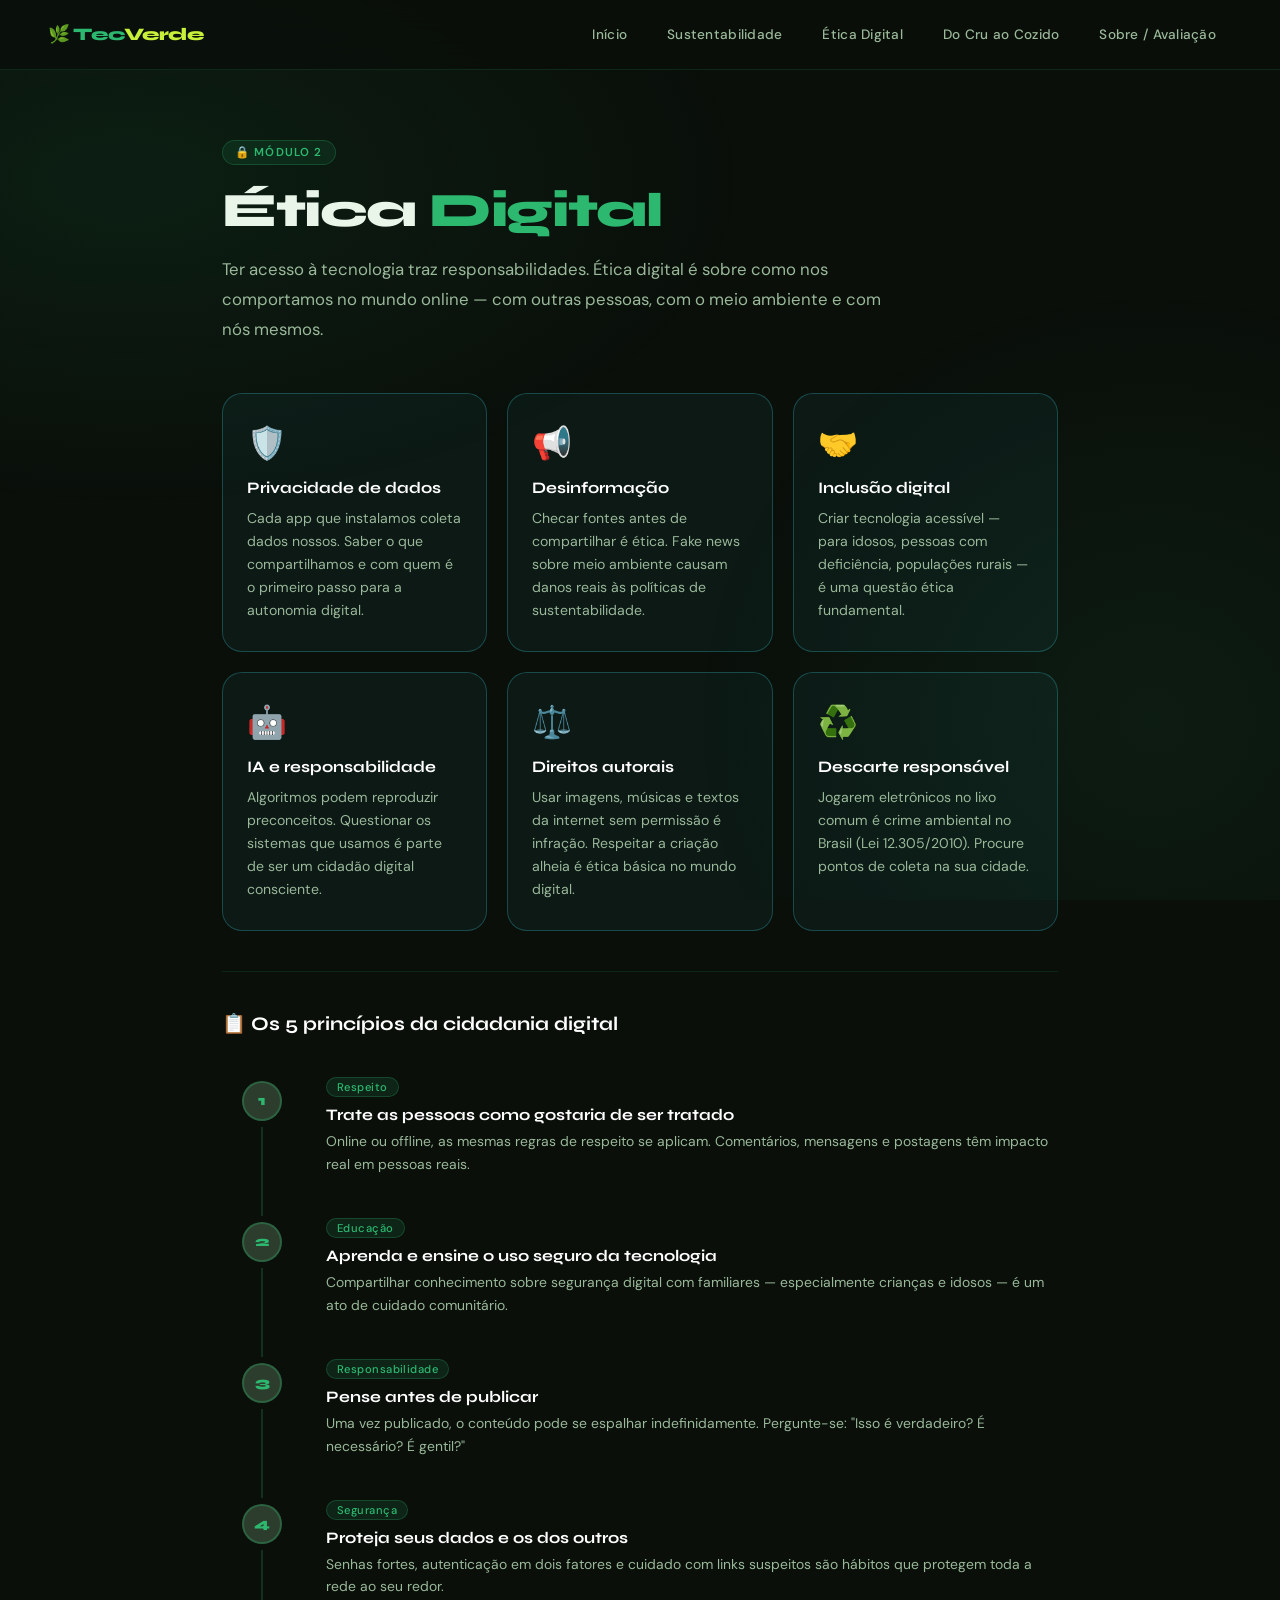
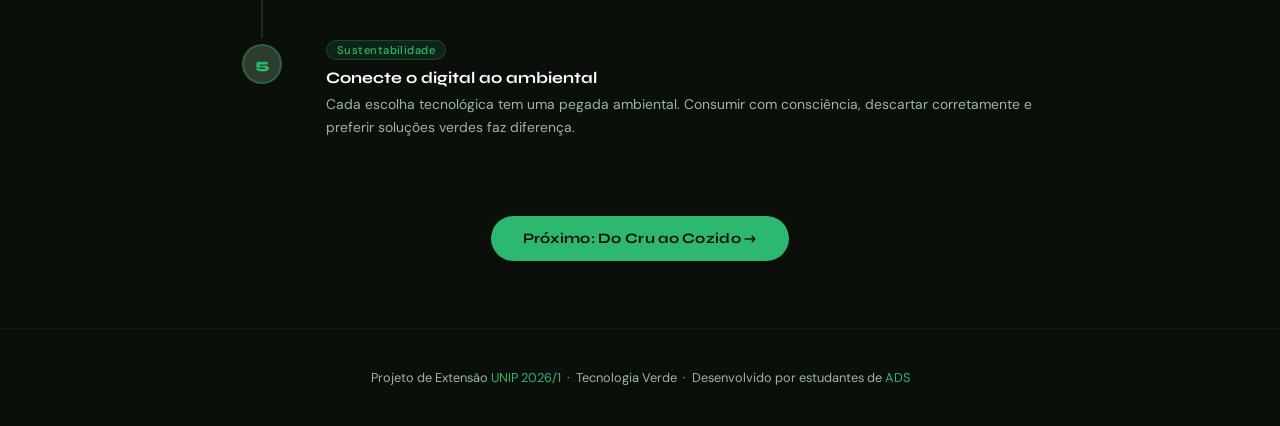
<file: view/etica.html>
<!doctype html>
<html lang="pt-BR">
  <head>
    <meta charset="UTF-8" />
    <meta name="viewport" content="width=device-width, initial-scale=1.0" />
    <title>Tecnologia Verde — Como a TI pode ajudar o planeta</title>    
    <link href="https://fonts.googleapis.com/css2?family=Syne:wght@400;600;700;800&family=DM+Sans:ital,wght@0,300;0,400;0,500;1,300&display=swap" rel="stylesheet"/>
    <link rel="stylesheet" href="../css/style.css" />
    <link rel="icon" type="image/png" href="./view/plantar.png">
    <script src="../js/script.js"></script>
  </head>
<body>
    <!-- ════════════════ NAV ════════════════ -->
    <nav>
      <div class="nav-logo">
        🌿 Tec<span>Verde</span>
      </div>
      <div class="nav-links">
        <a href="../index.html" id="btn-inicio">
          Início
        </a>
        <a href="./sustentabilidade.html" id="btn-sustentabilidade">
          Sustentabilidade
        </a>
        <a href="./etica.html" id="btn-etica">
          Ética Digital
        </a>
        <a href="./cru-ao-cozido.html" id="btn-html">
          Do Cru ao Cozido
        </a>
        <a href="./sobre.html" id="btn-sobre">
          Sobre / Avaliação
        </a>
      </div>
    </nav>

    <!-- ════════════════ PÁGINA: ÉTICA ════════════════ -->
    <section class="pagina ativa" id="etica">
      <div class="secao">
        <span class="secao-tag">🔒 Módulo 2</span>
        <h2 class="secao-titulo">Ética <span class="verde">Digital</span></h2>
        <p class="secao-intro">
          Ter acesso à tecnologia traz responsabilidades. Ética digital é sobre
          como nos comportamos no mundo online — com outras pessoas, com o meio
          ambiente e com nós mesmos.
        </p>

        <div class="grid-cards anima">
          <div class="card destaque-azul">
            <span class="card-emoji">🛡️</span>
            <h3>Privacidade de dados</h3>
            <p>
              Cada app que instalamos coleta dados nossos. Saber o que
              compartilhamos e com quem é o primeiro passo para a autonomia
              digital.
            </p>
          </div>
          <div class="card destaque-azul">
            <span class="card-emoji">📢</span>
            <h3>Desinformação</h3>
            <p>
              Checar fontes antes de compartilhar é ética. Fake news sobre meio
              ambiente causam danos reais às políticas de sustentabilidade.
            </p>
          </div>
          <div class="card destaque-azul">
            <span class="card-emoji">🤝</span>
            <h3>Inclusão digital</h3>
            <p>
              Criar tecnologia acessível — para idosos, pessoas com deficiência,
              populações rurais — é uma questão ética fundamental.
            </p>
          </div>
          <div class="card destaque-azul">
            <span class="card-emoji">🤖</span>
            <h3>IA e responsabilidade</h3>
            <p>
              Algoritmos podem reproduzir preconceitos. Questionar os sistemas
              que usamos é parte de ser um cidadão digital consciente.
            </p>
          </div>
          <div class="card destaque-azul">
            <span class="card-emoji">⚖️</span>
            <h3>Direitos autorais</h3>
            <p>
              Usar imagens, músicas e textos da internet sem permissão é
              infração. Respeitar a criação alheia é ética básica no mundo
              digital.
            </p>
          </div>
          <div class="card destaque-azul">
            <span class="card-emoji">♻️</span>
            <h3>Descarte responsável</h3>
            <p>
              Jogarem eletrônicos no lixo comum é crime ambiental no Brasil (Lei
              12.305/2010). Procure pontos de coleta na sua cidade.
            </p>
          </div>
        </div>

        <div class="divisor"></div>

        <h3
          style="
            font-family: &quot;Syne&quot;, sans-serif;
            font-size: 1.2rem;
            margin-bottom: 24px;
            color: var(--branco);
          "
        >
          📋 Os 5 princípios da cidadania digital
        </h3>

        <div class="timeline anima delay-1">
          <div class="timeline-item">
            <div class="timeline-numero"><span>1</span></div>
            <div class="timeline-conteudo">
              <span class="tl-tag">Respeito</span>
              <h3>Trate as pessoas como gostaria de ser tratado</h3>
              <p>
                Online ou offline, as mesmas regras de respeito se aplicam.
                Comentários, mensagens e postagens têm impacto real em pessoas
                reais.
              </p>
            </div>
          </div>
          <div class="timeline-item">
            <div class="timeline-numero"><span>2</span></div>
            <div class="timeline-conteudo">
              <span class="tl-tag">Educação</span>
              <h3>Aprenda e ensine o uso seguro da tecnologia</h3>
              <p>
                Compartilhar conhecimento sobre segurança digital com familiares
                — especialmente crianças e idosos — é um ato de cuidado
                comunitário.
              </p>
            </div>
          </div>
          <div class="timeline-item">
            <div class="timeline-numero"><span>3</span></div>
            <div class="timeline-conteudo">
              <span class="tl-tag">Responsabilidade</span>
              <h3>Pense antes de publicar</h3>
              <p>
                Uma vez publicado, o conteúdo pode se espalhar indefinidamente.
                Pergunte-se: "Isso é verdadeiro? É necessário? É gentil?"
              </p>
            </div>
          </div>
          <div class="timeline-item">
            <div class="timeline-numero"><span>4</span></div>
            <div class="timeline-conteudo">
              <span class="tl-tag">Segurança</span>
              <h3>Proteja seus dados e os dos outros</h3>
              <p>
                Senhas fortes, autenticação em dois fatores e cuidado com links
                suspeitos são hábitos que protegem toda a rede ao seu redor.
              </p>
            </div>
          </div>
          <div class="timeline-item">
            <div class="timeline-numero"><span>5</span></div>
            <div class="timeline-conteudo">
              <span class="tl-tag">Sustentabilidade</span>
              <h3>Conecte o digital ao ambiental</h3>
              <p>
                Cada escolha tecnológica tem uma pegada ambiental. Consumir com
                consciência, descartar corretamente e preferir soluções verdes
                faz diferença.
              </p>
            </div>
          </div>
        </div>

        <div style="margin-top: 48px; text-align: center">
          <a class="btn-primario" href="./cru-ao-cozido.html">
            Próximo: Do Cru ao Cozido →
          </a>
        </div>
      </div>
    </section>
    
    <footer>
      Projeto de Extensão <span>UNIP 2026/1</span> &nbsp;·&nbsp; Tecnologia
      Verde &nbsp;·&nbsp; Desenvolvido por estudantes de <span>ADS</span>
    </footer>
</body>
</html>
</file>
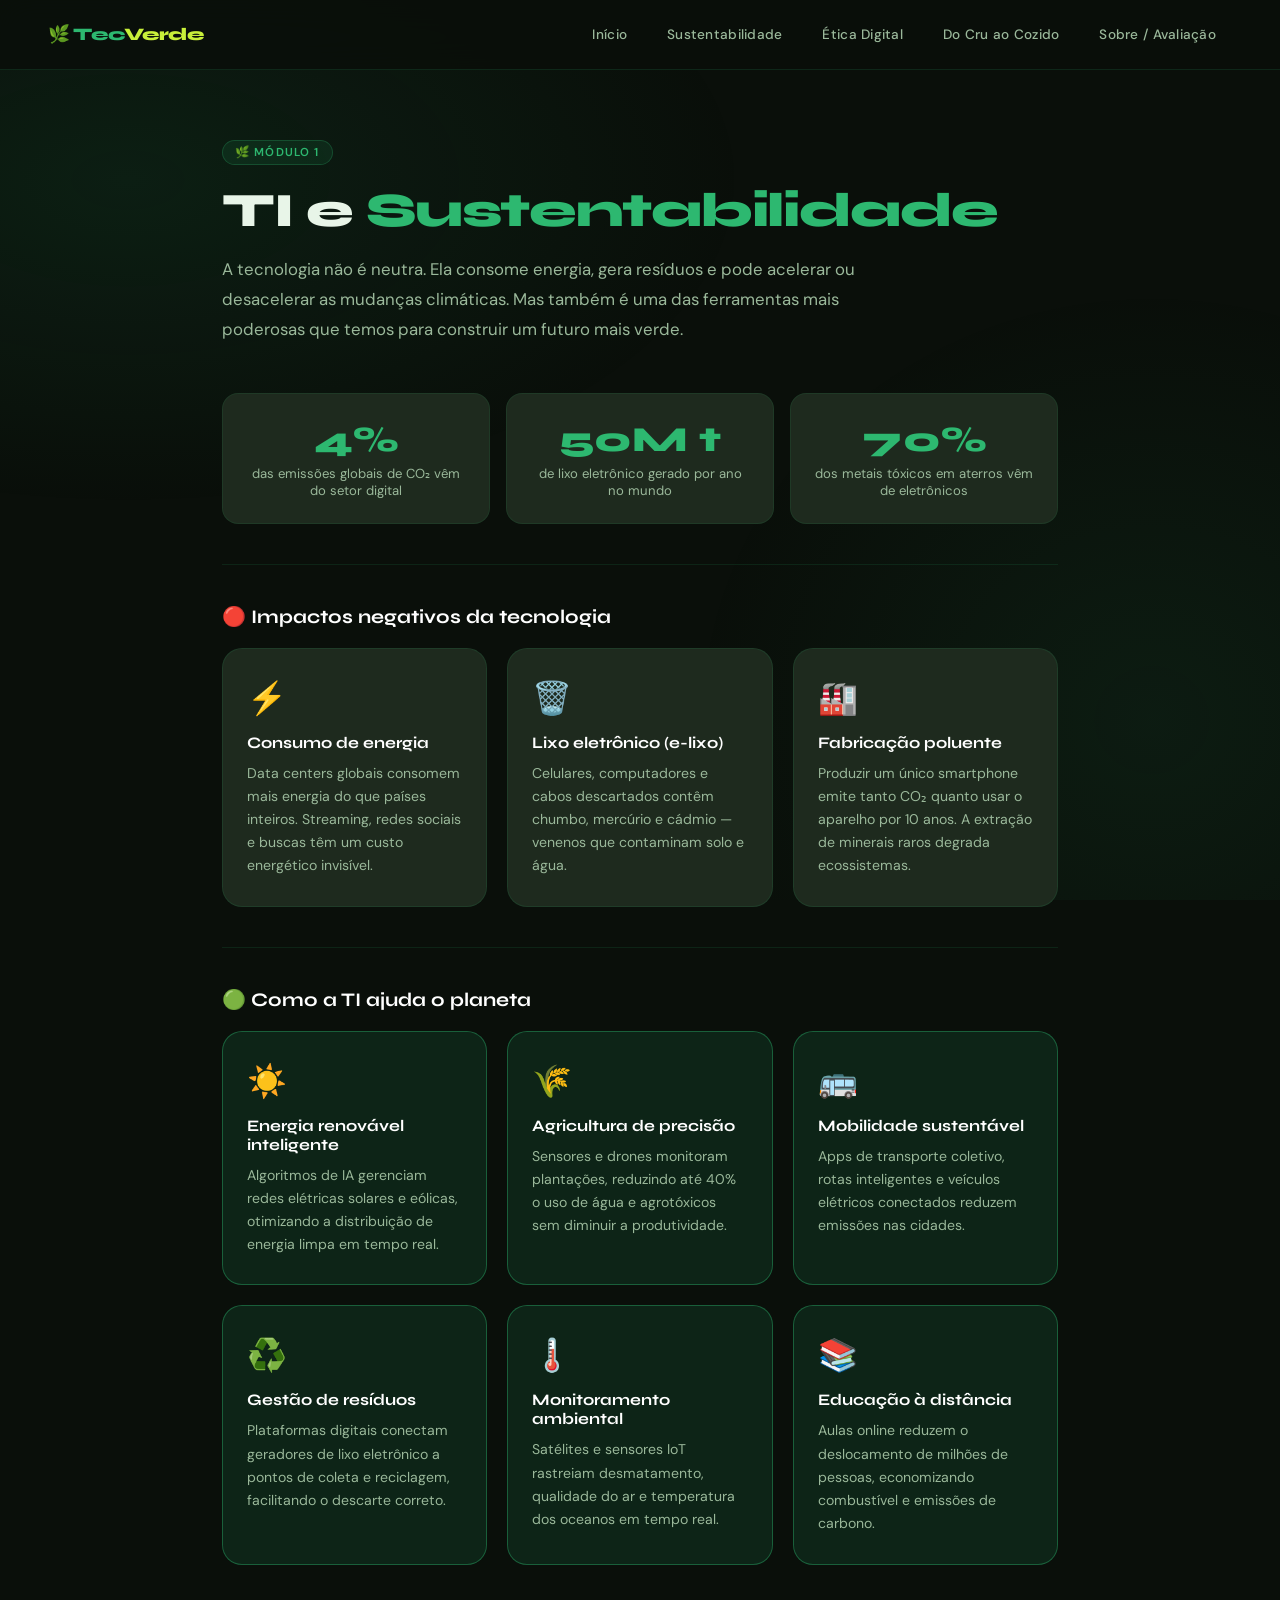
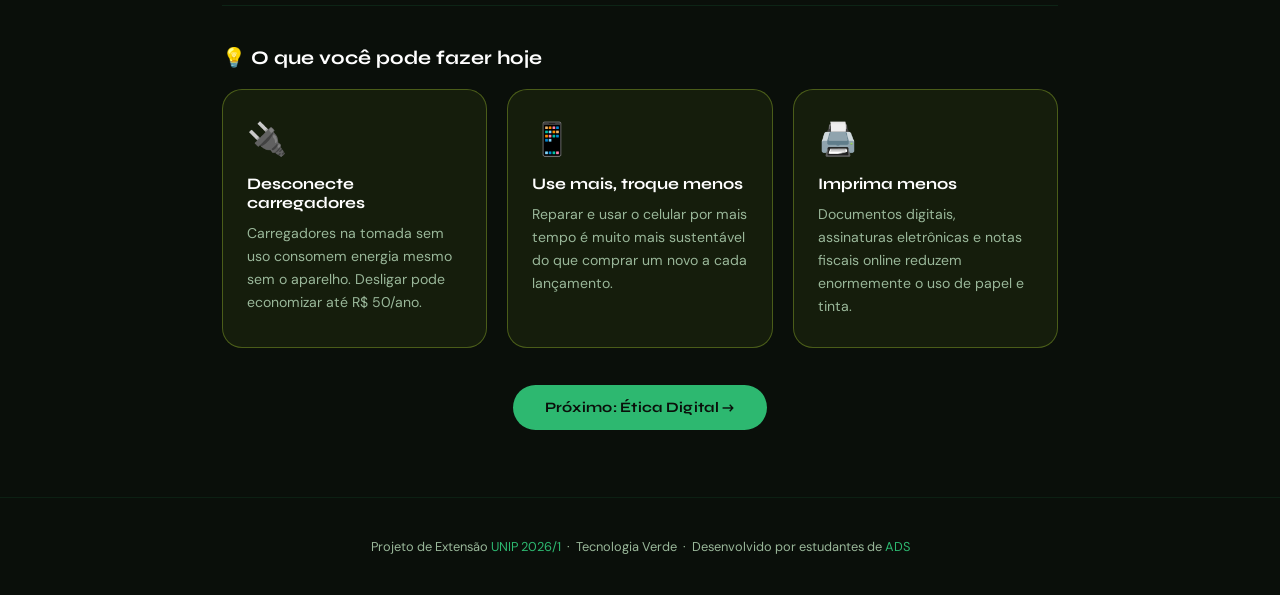
<file: view/sustentabilidade.html>
<!DOCTYPE html>
<html lang="pt-BR">
<head>
    <meta charset="UTF-8">
    <meta name="viewport" content="width=device-width, initial-scale=1.0">
    <title>Tecnologia Verde — Como a TI pode ajudar o planeta</title>
    <link href="https://fonts.googleapis.com/css2?family=Syne:wght@400;600;700;800&family=DM+Sans:ital,wght@0,300;0,400;0,500;1,300&display=swap" rel="stylesheet"/>
    <link rel="stylesheet" href="../css/style.css" />
    <link rel="icon" type="image/png" href="./view/plantar.png">
    <script src="../js/script.js"></script>

</head>
<body>
<!-- ════════════════ NAV ════════════════ -->
    <nav>
      <div class="nav-logo">
        🌿 Tec<span>Verde</span>
      </div>
      <div class="nav-links">
        <a href="../index.html" id="btn-inicio">
          Início
        </a>
        <a href="./sustentabilidade.html" id="btn-sustentabilidade">
          Sustentabilidade
        </a>
        <a href="./etica.html" id="btn-etica">
          Ética Digital
        </a>
        <a href="./cru-ao-cozido.html" id="btn-html">
          Do Cru ao Cozido
        </a>
        <a href="./sobre.html" id="btn-sobre">
          Sobre / Avaliação
        </a>
      </div>
    </nav>

    <!-- ════════════════ PÁGINA: SUSTENTABILIDADE ════════════════ -->
    <section class="pagina ativa" id="sustentabilidade">
      <div class="secao">
        <span class="secao-tag">🌿 Módulo 1</span>
        <h2 class="secao-titulo">
          TI e <span class="verde">Sustentabilidade</span>
        </h2>
        <p class="secao-intro">
          A tecnologia não é neutra. Ela consome energia, gera resíduos e pode
          acelerar ou desacelerar as mudanças climáticas. Mas também é uma das
          ferramentas mais poderosas que temos para construir um futuro mais
          verde.
        </p>

        <div class="stat-row anima">
          <div class="stat-box">
            <div class="stat-numero">4%</div>
            <div class="stat-label">
              das emissões globais de CO₂ vêm do setor digital
            </div>
          </div>
          <div class="stat-box">
            <div class="stat-numero">50M t</div>
            <div class="stat-label">
              de lixo eletrônico gerado por ano no mundo
            </div>
          </div>
          <div class="stat-box">
            <div class="stat-numero">70%</div>
            <div class="stat-label">
              dos metais tóxicos em aterros vêm de eletrônicos
            </div>
          </div>
        </div>

        <div class="divisor"></div>

        <h3 style="
            font-family: &quot;Syne&quot;, sans-serif;
            font-size: 1.2rem;
            margin-bottom: 20px;
            color: var(--branco);">
          🔴 Impactos negativos da tecnologia
        </h3>
        <div class="grid-cards anima delay-1">
          <div class="card">
            <span class="card-emoji">⚡</span>
            <h3>Consumo de energia</h3>
            <p>
              Data centers globais consomem mais energia do que países inteiros.
              Streaming, redes sociais e buscas têm um custo energético
              invisível.
            </p>
          </div>
          <div class="card">
            <span class="card-emoji">🗑️</span>
            <h3>Lixo eletrônico (e-lixo)</h3>
            <p>
              Celulares, computadores e cabos descartados contêm chumbo,
              mercúrio e cádmio — venenos que contaminam solo e água.
            </p>
          </div>
          <div class="card">
            <span class="card-emoji">🏭</span>
            <h3>Fabricação poluente</h3>
            <p>
              Produzir um único smartphone emite tanto CO₂ quanto usar o
              aparelho por 10 anos. A extração de minerais raros degrada
              ecossistemas.
            </p>
          </div>
        </div>

        <div class="divisor"></div>

        <h3 style="
            font-family: &quot;Syne&quot;, sans-serif;
            font-size: 1.2rem;
            margin-bottom: 20px;
            color: var(--branco);">
          🟢 Como a TI ajuda o planeta
        </h3>
        <div class="grid-cards anima delay-2">
          <div class="card destaque-verde">
            <span class="card-emoji">☀️</span>
            <h3>Energia renovável inteligente</h3>
            <p>
              Algoritmos de IA gerenciam redes elétricas solares e eólicas,
              otimizando a distribuição de energia limpa em tempo real.
            </p>
          </div>
          <div class="card destaque-verde">
            <span class="card-emoji">🌾</span>
            <h3>Agricultura de precisão</h3>
            <p>
              Sensores e drones monitoram plantações, reduzindo até 40% o uso de
              água e agrotóxicos sem diminuir a produtividade.
            </p>
          </div>
          <div class="card destaque-verde">
            <span class="card-emoji">🚌</span>
            <h3>Mobilidade sustentável</h3>
            <p>
              Apps de transporte coletivo, rotas inteligentes e veículos
              elétricos conectados reduzem emissões nas cidades.
            </p>
          </div>
          <div class="card destaque-verde">
            <span class="card-emoji">♻️</span>
            <h3>Gestão de resíduos</h3>
            <p>
              Plataformas digitais conectam geradores de lixo eletrônico a
              pontos de coleta e reciclagem, facilitando o descarte correto.
            </p>
          </div>
          <div class="card destaque-verde">
            <span class="card-emoji">🌡️</span>
            <h3>Monitoramento ambiental</h3>
            <p>
              Satélites e sensores IoT rastreiam desmatamento, qualidade do ar e
              temperatura dos oceanos em tempo real.
            </p>
          </div>
          <div class="card destaque-verde">
            <span class="card-emoji">📚</span>
            <h3>Educação à distância</h3>
            <p>
              Aulas online reduzem o deslocamento de milhões de pessoas,
              economizando combustível e emissões de carbono.
            </p>
          </div>
        </div>

        <div class="divisor"></div>

        <h3 style="
            font-family: &quot;Syne&quot;, sans-serif;
            font-size: 1.2rem;
            margin-bottom: 20px;
            color: var(--branco);">
          💡 O que você pode fazer hoje
        </h3>
        <div class="grid-cards anima delay-3">
          <div class="card destaque-amarelo">
            <span class="card-emoji">🔌</span>
            <h3>Desconecte carregadores</h3>
            <p>
              Carregadores na tomada sem uso consomem energia mesmo sem o
              aparelho. Desligar pode economizar até R$ 50/ano.
            </p>
          </div>
          <div class="card destaque-amarelo">
            <span class="card-emoji">📱</span>
            <h3>Use mais, troque menos</h3>
            <p>
              Reparar e usar o celular por mais tempo é muito mais sustentável
              do que comprar um novo a cada lançamento.
            </p>
          </div>
          <div class="card destaque-amarelo">
            <span class="card-emoji">🖨️</span>
            <h3>Imprima menos</h3>
            <p>
              Documentos digitais, assinaturas eletrônicas e notas fiscais
              online reduzem enormemente o uso de papel e tinta.
            </p>
          </div>
        </div>

        <div style="margin-top: 48px; text-align: center">
          <a class="btn-primario" href="./etica.html">
            Próximo: Ética Digital →
          </a>
        </div>
      </div>
    </section>

  <footer>
      Projeto de Extensão <span>UNIP 2026/1</span> &nbsp;·&nbsp; Tecnologia
      Verde &nbsp;·&nbsp; Desenvolvido por estudantes de <span>ADS</span>
  </footer>
</body>
</html>
</file>
<file: css/style.css>
/* ══════════════════════════════════════
   VARIÁVEIS GLOBAIS
   Paleta de cores e tokens do design
══════════════════════════════════════ */
:root {
  --verde: #1a7a4a;
  --verde-claro: #2db870;
  --verde-neon: #39ff8a;
  --preto: #0a0f0a;
  --cinza-escuro: #111811;
  --cinza: #1e2a1e;
  --cinza-medio: #2d3d2d;
  --texto: #e8f5e8;          /* cor principal do texto */
  --texto-suave: #9ab89a;    /* texto secundário / placeholders */
  --branco: #ffffff;
  --amarelo: #c8f03a;
  --azul: #3ab8c8;
}

/* 
   RESET BÁSICO
   Remove margens/paddings padrão do
   navegador e aplica box-sizing global
 */
* {
  margin: 0;
  padding: 0;
  box-sizing: border-box;
}

/* Rolagem suave ao navegar por âncoras */
html {
  scroll-behavior: smooth;
}

/* 
   CORPO DA PÁGINA
   Fonte, cor de fundo, cor do texto
   e controle de overflow horizontal
 */
body {
  font-family: "DM Sans", sans-serif;
  background: var(--preto);
  color: var(--texto);
  min-height: 100vh;
  overflow-x: hidden; /* evita scroll lateral indesejado */
}

/* 
   FUNDO ANIMADO
   Pseudo-elemento fixo que cria dois
   gradientes radiais sobrepostos,
   dando profundidade ao background
 */
body::before {
  content: "";
  position: fixed;
  inset: 0; /* ocupa toda a viewport */
  background:
    radial-gradient(
      ellipse 80% 60% at 10% 20%,       /* gradiente superior esquerdo */
      rgba(26, 122, 74, 0.15) 0%,
      transparent 60%
    ),
    radial-gradient(
      ellipse 60% 80% at 90% 80%,       /* gradiente inferior direito */
      rgba(45, 184, 112, 0.08) 0%,
      transparent 60%
    );
  pointer-events: none; /* não bloqueia cliques */
  z-index: 0;
}

/* 
   NAVEGAÇÃO PRINCIPAL
   Barra fixa no topo com blur de fundo
   e borda sutil na parte inferior
 */
nav {
  position: fixed;
  top: 0;
  left: 0;
  right: 0;
  z-index: 100; 
  display: flex;
  align-items: center;
  justify-content: space-between;
  padding: 18px 48px;
  background: rgba(10, 15, 10, 0.85); 
  backdrop-filter: blur(16px);         
  border-bottom: 1px solid rgba(45, 184, 112, 0.15);
}

/* Logotipo da nav */
.nav-logo {
  font-family: "Syne", sans-serif;
  font-weight: 800;
  font-size: 1.1rem;
  color: var(--verde-claro);
  letter-spacing: -0.02em;
  cursor: pointer;
}
/* Parte em destaque do logo (span interno) */
.nav-logo span {
  color: var(--amarelo);
}

/* Container dos links de navegação */
.nav-links {
  display: flex;
  gap: 8px;
}

/* Links individuais da nav */
.nav-links a {
  text-decoration: none;
  background: none;
  border: none;
  font-family: "DM Sans", sans-serif;
  font-size: 0.85rem;
  font-weight: 500;
  color: var(--texto-suave);
  padding: 8px 16px;
  border-radius: 100px; 
  cursor: pointer;
  transition: all 0.2s;
  letter-spacing: 0.02em;
}
/* Estado de hover e link ativo */
.nav-links a:hover,
.nav-links a.ativo {
  background: rgba(45, 184, 112, 0.15);
  color: var(--verde-claro);
}

/*
   PÁGINAS / SEÇÕES PRINCIPAIS
   Cada "página" fica oculta por padrão;
   apenas a que tiver a classe .ativa
   é exibida
 */
.pagina {
  display: none;
  min-height: 100vh;
  position: relative;
  z-index: 1;
  padding-top: 80px; /* compensa a altura da nav fixa */
}
.pagina.ativa {
  display: block;
}

/*
   SEÇÃO HERO (INÍCIO)
   Layout centralizado em coluna,
   ocupa a viewport inteira
*/
#inicio {
  display: none;
  flex-direction: column;
  align-items: center;
  justify-content: center;
  text-align: center;
  padding: 120px 24px 80px;
  min-height: 100vh;
}
#inicio.ativa {
  display: flex;
}

/* Badge/etiqueta acima do título principal */
.hero-badge {
  display: inline-flex;
  align-items: center;
  gap: 8px;
  background: rgba(45, 184, 112, 0.12);
  border: 1px solid rgba(45, 184, 112, 0.3);
  border-radius: 100px;
  padding: 6px 16px;
  font-size: 0.78rem;
  color: var(--verde-claro);
  font-weight: 500;
  margin-bottom: 36px;
  letter-spacing: 0.04em;
  text-transform: uppercase;
  animation: fadeDown 0.6s ease both;
}
/* Bolinha pulsante antes do texto do badge */
.hero-badge::before {
  content: "";
  width: 6px;
  height: 6px;
  background: var(--verde-neon);
  border-radius: 50%;
  animation: pulso 2s infinite;
}

/* Animação de pulso da bolinha */
@keyframes pulso {
  0%, 100% { opacity: 1; transform: scale(1); }
  50%       { opacity: 0.4; transform: scale(1.4); }
}

/* Título principal do hero */
.hero-titulo {
  font-family: "Syne", sans-serif;
  font-size: clamp(2.8rem, 7vw, 5.5rem); /* fluido: min / preferido / max */
  font-weight: 800;
  line-height: 1;
  letter-spacing: -0.04em;
  margin-bottom: 24px;
  animation: fadeUp 0.7s 0.1s ease both;
}
/* Trecho com gradiente de cor dentro do título */
.hero-titulo .destaque {
  background: linear-gradient(135deg, var(--verde-claro), var(--amarelo));
  -webkit-background-clip: text;
  -webkit-text-fill-color: transparent;
  background-clip: text;
}

/* Subtítulo / descrição do hero */
.hero-sub {
  font-size: 1.15rem;
  font-weight: 300;
  color: var(--texto-suave);
  max-width: 580px;
  line-height: 1.7;
  margin-bottom: 48px;
  animation: fadeUp 0.7s 0.2s ease both;
}

/* Grupo de botões CTA */
.hero-btns {
  display: flex;
  gap: 16px;
  flex-wrap: wrap;
  justify-content: center;
  animation: fadeUp 0.7s 0.3s ease both;
}

/* Botão primário (fundo verde) */
.btn-primario {
  text-decoration: none;
  background: var(--verde-claro);
  color: var(--preto);
  font-family: "Syne", sans-serif;
  font-weight: 700;
  font-size: 0.9rem;
  padding: 14px 32px;
  border-radius: 100px;
  border: none;
  cursor: pointer;
  transition: all 0.2s;
  letter-spacing: 0.02em;
}
.btn-primario:hover {
  background: var(--verde-neon);
  transform: translateY(-2px); /* leve flutuação no hover */
}

/* Botão secundário (contorno transparente) */
.btn-secundario {
  text-decoration: none;
  background: transparent;
  color: var(--texto);
  font-family: "DM Sans", sans-serif;
  font-weight: 500;
  font-size: 0.9rem;
  padding: 14px 32px;
  border-radius: 100px;
  border: 1px solid rgba(255, 255, 255, 0.15);
  cursor: pointer;
  transition: all 0.2s;
}
.btn-secundario:hover {
  border-color: var(--verde-claro);
  color: var(--verde-claro);
}

/* 
   CARDS DO HERO
   Grade de 3 colunas logo abaixo
   dos botões CTA
*/
.hero-cards {
  display: grid;
  grid-template-columns: repeat(3, 1fr);
  gap: 16px;
  max-width: 800px;
  width: 100%;
  margin-top: 80px;
  animation: fadeUp 0.7s 0.4s ease both;
}
/* Mobile: empilha em coluna única */
@media (max-width: 640px) {
  .hero-cards {
    grid-template-columns: 1fr;
  }
}

/* Card individual do hero */
.hero-card {
  background: rgba(30, 42, 30, 0.6);
  border: 1px solid rgba(45, 184, 112, 0.15);
  border-radius: 16px;
  padding: 24px 20px;
  text-align: left;
  cursor: pointer;
  transition: all 0.25s;
}
.hero-card:hover {
  border-color: var(--verde-claro);
  transform: translateY(-4px); /* levita ao passar o mouse */
  background: rgba(30, 42, 30, 0.9);
}
.hero-card .icone {
  font-size: 1.8rem;
  margin-bottom: 12px;
}
.hero-card h3 {
  font-family: "Syne", sans-serif;
  font-size: 0.95rem;
  font-weight: 700;
  margin-bottom: 6px;
  color: var(--branco);
}
.hero-card p {
  font-size: 0.82rem;
  color: var(--texto-suave);
  line-height: 1.5;
}

/* 
   SEÇÕES INTERNAS
   Container centralizado com largura
   máxima para o conteúdo das páginas
 */
.secao {
  max-width: 900px;
  margin: 0 auto;
  padding: 60px 32px 80px;
}

/* Tag/etiqueta acima do título de cada seção */
.secao-tag {
  display: inline-block;
  font-size: 0.72rem;
  font-weight: 600;
  letter-spacing: 0.1em;
  text-transform: uppercase;
  color: var(--verde-claro);
  background: rgba(45, 184, 112, 0.1);
  border: 1px solid rgba(45, 184, 112, 0.25);
  padding: 4px 12px;
  border-radius: 100px;
  margin-bottom: 20px;
}

/* Título de cada seção interna */
.secao-titulo {
  font-family: "Syne", sans-serif;
  font-size: clamp(2rem, 4vw, 3rem);
  font-weight: 800;
  letter-spacing: -0.03em;
  line-height: 1.1;
  margin-bottom: 16px;
}
/* Trecho em verde dentro do título */
.secao-titulo .verde {
  color: var(--verde-claro);
}

/* Parágrafo introdutório da seção */
.secao-intro {
  font-size: 1.05rem;
  color: var(--texto-suave);
  line-height: 1.8;
  max-width: 680px;
  margin-bottom: 48px;
}

/*
   CARDS DE CONTEÚDO
   Grade responsiva com colunas mínimas
   de 260px
 */
.grid-cards {
  display: grid;
  gap: 20px;
  grid-template-columns: repeat(auto-fit, minmax(260px, 1fr));
}

.card {
  background: var(--cinza);
  border: 1px solid rgba(45, 184, 112, 0.12);
  border-radius: 20px;
  padding: 28px 24px;
  transition: all 0.25s;
}
.card:hover {
  border-color: rgba(45, 184, 112, 0.4);
  transform: translateY(-3px);
}

.card-emoji {
  font-size: 2rem;
  margin-bottom: 14px;
  display: block;
}
.card h3 {
  font-family: "Syne", sans-serif;
  font-size: 1rem;
  font-weight: 700;
  margin-bottom: 10px;
  color: var(--branco);
}
.card p {
  font-size: 0.88rem;
  color: var(--texto-suave);
  line-height: 1.65;
}

/* Variações de destaque colorido para os cards */
.card.destaque-verde  { border-color: rgba(45, 184, 112, 0.4);  background: rgba(26, 122, 74, 0.2); }
.card.destaque-amarelo{ border-color: rgba(200, 240, 58, 0.3);  background: rgba(200, 240, 58, 0.06); }
.card.destaque-azul   { border-color: rgba(58, 184, 200, 0.3);  background: rgba(58, 184, 200, 0.06); }

/* 
   BLOCO DE CÓDIGO
   Simula um editor/terminal com
   bolinhas coloridas no cabeçalho
*/
.codigo-bloco {
  background: #0d1a0d;
  border: 1px solid rgba(45, 184, 112, 0.2);
  border-radius: 16px;
  overflow: hidden;
  margin: 32px 0;
}
.codigo-header {
  display: flex;
  align-items: center;
  gap: 8px;
  padding: 12px 20px;
  background: rgba(45, 184, 112, 0.08);
  border-bottom: 1px solid rgba(45, 184, 112, 0.1);
}
/* Bolinhas decorativas do "semáforo" de editor */
.codigo-header span {
  width: 12px;
  height: 12px;
  border-radius: 50%;
}
.dot-r { background: #ff5f56; } /* fechar */
.dot-y { background: #ffbd2e; } /* minimizar */
.dot-g { background: #27c93f; } /* maximizar */

.codigo-label {
  margin-left: 8px;
  font-size: 0.78rem;
  color: var(--texto-suave);
  font-family: monospace;
}

/* Bloco de código em si */
pre {
  padding: 24px;
  overflow-x: auto;
  font-size: 0.85rem;
  line-height: 1.7;
  font-family: "Courier New", monospace;
  color: #c8f03a;
}

/* Classes de syntax highlighting */
.c-tag     { color: #569cd6; }  /* tags HTML/XML */
.c-attr    { color: #9cdcfe; }  /* atributos */
.c-val     { color: #ce9178; }  /* valores de atributos */
.c-comment { color: #6a9955; font-style: italic; } /* comentários */
.c-prop    { color: #9cdcfe; }  /* propriedades CSS/JS */
.c-num     { color: #b5cea8; }  /* números */
.c-sel     { color: #d7ba7d; }  /* seletores */
.c-fn      { color: #dcdcaa; }  /* funções */
.c-kw      { color: #c586c0; }  /* palavras-chave */

/* 
   LINHA DO TEMPO
   Layout vertical com numeração circular e linha conectora
 */
.timeline {
  display: flex;
  flex-direction: column;
  gap: 0;
  margin: 40px 0;
}
.timeline-item {
  display: grid; 
  grid-template-columns: 80px 1fr; 
  gap: 0;
  position: relative;
}
/* Linha vertical conectando os itens (exceto o último) */
.timeline-item:not(:last-child)::after {
  content: "";
  position: absolute;
  left: 39px; 
  top: 52px; 
  bottom: 0; 
  width: 2px; 
  background: rgba(45, 184, 112, 0.2); 
}
.timeline-numero {
  display: flex;
  align-items: flex-start;
  justify-content: center;
  padding-top: 6px;
}
/* Círculo numerado */
.timeline-numero span {
  width: 40px;
  height: 40px;
  background: var(--cinza-medio);
  border: 2px solid rgba(45, 184, 112, 0.3);
  border-radius: 50%;
  display: flex;
  align-items: center;
  justify-content: center;
  font-family: "Syne", sans-serif;
  font-weight: 800;
  font-size: 0.9rem;
  color: var(--verde-claro);
  z-index: 1;
  position: relative;
}
/* Conteúdo textual ao lado do número */
.timeline-conteudo {
  padding: 0 0 40px 24px;
}
.timeline-conteudo h3 {
  font-family: "Syne", sans-serif;
  font-weight: 700;
  font-size: 1rem;
  color: var(--branco);
  margin-bottom: 6px;
}
.timeline-conteudo p {
  font-size: 0.87rem;
  color: var(--texto-suave);
  line-height: 1.65;
}
/* Etiqueta colorida dentro de cada item da timeline */
.timeline-conteudo .tl-tag {
  display: inline-block;
  font-size: 0.7rem;
  background: rgba(45, 184, 112, 0.12);
  border: 1px solid rgba(45, 184, 112, 0.25);
  color: var(--verde-claro);
  padding: 2px 10px;
  border-radius: 100px;
  margin-bottom: 8px;
  font-weight: 500;
  letter-spacing: 0.04em;
}

/* 
   PÁGINA DE QR CODE
   Caixa centralizada com input de URL
   e exibição do QR gerado
 */
.qr-box {
  display: flex;
  flex-direction: column;
  align-items: center;
  gap: 24px;
  background: var(--cinza);
  border: 1px solid rgba(45, 184, 112, 0.2);
  border-radius: 24px;
  padding: 48px 40px;
  text-align: center;
  max-width: 480px;
  margin: 0 auto;
}

/* Placeholder visual antes do QR ser gerado */
.qr-placeholder {
  width: 200px;
  height: 200px;
  background: var(--branco);
  border-radius: 16px;
  display: flex;
  align-items: center;
  justify-content: center;
  flex-direction: column;
  gap: 8px;
  font-size: 0.8rem;
  color: #555;
  padding: 16px;
  text-align: center;
}
.qr-placeholder svg {
  width: 120px;
  height: 120px;
}

.qr-instrucao {
  font-size: 0.85rem;
  color: var(--texto-suave);
  line-height: 1.6;
}

/* Exibe o link gerado em formato de código */
.qr-link {
  font-size: 0.8rem;
  color: var(--verde-claro);
  word-break: break-all; /* quebra URLs longas */
  background: rgba(45, 184, 112, 0.08);
  padding: 8px 16px;
  border-radius: 8px;
  font-family: monospace;
}

/* Campo de input para digitar a URL */
.input-link {
  width: 100%;
  padding: 12px 16px;
  background: var(--cinza-escuro);
  border: 1px solid rgba(45, 184, 112, 0.25);
  border-radius: 10px;
  color: var(--texto);
  font-family: "DM Sans", sans-serif;
  font-size: 0.9rem;
  outline: none;
  transition: border 0.2s;
}
.input-link:focus {
  border-color: var(--verde-claro); /* borda acende ao focar */
}
.input-link::placeholder {
  color: var(--texto-suave);
}

/* Botão de gerar QR */
.btn-gerar {
  background: var(--verde-claro);
  color: var(--preto);
  font-family: "Syne", sans-serif;
  font-weight: 700;
  font-size: 0.88rem;
  padding: 12px 28px;
  border-radius: 100px;
  border: none;
  cursor: pointer;
  transition: all 0.2s;
  width: 100%;
}
.btn-gerar:hover {
  background: var(--verde-neon);
}

/* Imagem do QR gerado (oculta até ser criado) */
#qr-gerado {
  width: 200px;
  height: 200px;
  display: none;
  border-radius: 12px;
}

/* 
   SEÇÃO SOBRE O PROJETO
   Grade 2x2 com informações do projeto
*/
.sobre-grid {
  display: grid;
  grid-template-columns: 1fr 1fr;
  gap: 20px;
  margin: 32px 0;
}
/* Mobile: empilha em coluna única */
@media (max-width: 640px) {
  .sobre-grid {
    grid-template-columns: 1fr;
  }
}

.sobre-item {
  background: var(--cinza);
  border-radius: 16px;
  padding: 24px;
  border: 1px solid rgba(45, 184, 112, 0.1);
}
.sobre-item h4 {
  font-family: "Syne", sans-serif;
  font-size: 0.85rem;
  font-weight: 700;
  color: var(--verde-claro);
  text-transform: uppercase;
  letter-spacing: 0.06em;
  margin-bottom: 10px;
}
.sobre-item p,
.sobre-item ul {
  font-size: 0.87rem;
  color: var(--texto-suave);
  line-height: 1.7;
}
.sobre-item ul {
  padding-left: 18px;
}
.sobre-item li {
  margin-bottom: 4px;
}

/*
   RODAPÉ
*/
footer {
  text-align: center;
  padding: 40px;
  font-size: 0.8rem;
  color: var(--texto-suave);
  border-top: 1px solid rgba(45, 184, 112, 0.1);
  position: relative;
  z-index: 1;
}
footer span {
  color: var(--verde-claro);
}

/*
   ANIMAÇÕES GLOBAIS
*/

/* Sobe e aparece (entradas de baixo para cima) */
@keyframes fadeUp {
  from { opacity: 0; transform: translateY(24px); }
  to   { opacity: 1; transform: translateY(0); }
}

/* Desce e aparece (entradas de cima para baixo) */
@keyframes fadeDown {
  from { opacity: 0; transform: translateY(-16px); }
  to   { opacity: 1; transform: translateY(0); }
}

/* Classe utilitária para aplicar fadeUp em qualquer elemento */
.anima   { animation: fadeUp 0.5s ease both; }
.delay-1 { animation-delay: 0.1s; }
.delay-2 { animation-delay: 0.2s; }
.delay-3 { animation-delay: 0.3s; }

/* Linha divisória horizontal */
.divisor {
  height: 1px;
  background: rgba(45, 184, 112, 0.12);
  margin: 40px 0;
}

/* 
   Pills / Etiquetas inline coloridas
.pill {
  display: inline-block;
  padding: 2px 10px;
  border-radius: 100px;
  font-size: 0.78rem;
  font-weight: 600;
}
.pill-verde   { background: rgba(45, 184, 112, 0.15); color: var(--verde-claro); }
.pill-amarelo { background: rgba(200, 240, 58, 0.12);  color: var(--amarelo); }
.pill-azul    { background: rgba(58, 184, 200, 0.12);  color: var(--azul); }

/*
   LINHA DE ESTATÍSTICAS (STAT ROW)
   Grade de 3 colunas com números
   em destaque
*/

.stat-row {
  display: grid;
  grid-template-columns: repeat(3, 1fr);
  gap: 16px;
  margin: 32px 0;
}
/* Mobile: empilha em coluna única */
@media (max-width: 520px) {
  .stat-row {
    grid-template-columns: 1fr;
  }
}

.stat-box {
  background: var(--cinza);
  border-radius: 16px;
  padding: 24px;
  border: 1px solid rgba(45, 184, 112, 0.1);
  text-align: center;
}
.stat-numero {
  font-family: "Syne", sans-serif;
  font-size: 2.2rem;
  font-weight: 800;
  color: var(--verde-claro);
}
.stat-label {
  font-size: 0.82rem;
  color: var(--texto-suave);
  margin-top: 4px;
}

/*
   INDICADOR DE SCROLL
   Linha animada que sugere rolar a página
 */
.scroll-hint {
  margin-top: 60px;
  display: flex;
  flex-direction: column;
  align-items: center;
  gap: 8px;
  color: var(--texto-suave);
  font-size: 0.78rem;
  animation: fadeUp 1s 0.8s both;
}
/* Linha vertical que cresce e encolhe */
.scroll-hint::after {
  content: "";
  width: 1px;
  height: 40px;
  background: linear-gradient(to bottom, var(--verde-claro), transparent);
  animation: scroll-line 1.5s infinite;
}
@keyframes scroll-line {
  0%  { transform: scaleY(0); transform-origin: top; }
  50% { transform: scaleY(1); transform-origin: top; }
  51% { transform: scaleY(1); transform-origin: bottom; }
  100%{ transform: scaleY(0); transform-origin: bottom; }
}

/*
   RESPONSIVIDADE — NAV (mobile)
   */
@media (max-width: 640px) {
  nav {
    padding: 14px 20px; /* reduz padding lateral */
  }
  .nav-links a {
    padding: 6px 10px;
    font-size: 0.78rem;
  }
  .secao {
    padding: 40px 20px 60px;
  }
  .hero-titulo {
    font-size: 2.4rem; /* título menor em mobile */
  }
}
</file>
<file: style.css>
/* ══════════════════════════════════════
   VARIÁVEIS GLOBAIS
   Paleta de cores e tokens do design
══════════════════════════════════════ */
:root {
  --verde: #1a7a4a;
  --verde-claro: #2db870;
  --verde-neon: #39ff8a;
  --preto: #0a0f0a;
  --cinza-escuro: #111811;
  --cinza: #1e2a1e;
  --cinza-medio: #2d3d2d;
  --texto: #e8f5e8;          /* cor principal do texto */
  --texto-suave: #9ab89a;    /* texto secundário / placeholders */
  --branco: #ffffff;
  --amarelo: #c8f03a;
  --azul: #3ab8c8;
}

/* 
   RESET BÁSICO
   Remove margens/paddings padrão do
   navegador e aplica box-sizing global
 */
* {
  margin: 0;
  padding: 0;
  box-sizing: border-box;
}

/* Rolagem suave ao navegar por âncoras */
html {
  scroll-behavior: smooth;
}

/* 
   CORPO DA PÁGINA
   Fonte, cor de fundo, cor do texto
   e controle de overflow horizontal
 */
body {
  font-family: "DM Sans", sans-serif;
  background: var(--preto);
  color: var(--texto);
  min-height: 100vh;
  overflow-x: hidden; /* evita scroll lateral indesejado */
}

/* 
   FUNDO ANIMADO
   Pseudo-elemento fixo que cria dois
   gradientes radiais sobrepostos,
   dando profundidade ao background
 */
body::before {
  content: "";
  position: fixed;
  inset: 0; /* ocupa toda a viewport */
  background:
    radial-gradient(
      ellipse 80% 60% at 10% 20%,       /* gradiente superior esquerdo */
      rgba(26, 122, 74, 0.15) 0%,
      transparent 60%
    ),
    radial-gradient(
      ellipse 60% 80% at 90% 80%,       /* gradiente inferior direito */
      rgba(45, 184, 112, 0.08) 0%,
      transparent 60%
    );
  pointer-events: none; /* não bloqueia cliques */
  z-index: 0;
}

/* 
   NAVEGAÇÃO PRINCIPAL
   Barra fixa no topo com blur de fundo
   e borda sutil na parte inferior
 */
nav {
  position: fixed;
  top: 0;
  left: 0;
  right: 0;
  z-index: 100; 
  display: flex;
  align-items: center;
  justify-content: space-between;
  padding: 18px 48px;
  background: rgba(10, 15, 10, 0.85); 
  backdrop-filter: blur(16px);         
  border-bottom: 1px solid rgba(45, 184, 112, 0.15);
}

/* Logotipo da nav */
.nav-logo {
  font-family: "Syne", sans-serif;
  font-weight: 800;
  font-size: 1.1rem;
  color: var(--verde-claro);
  letter-spacing: -0.02em;
  cursor: pointer;
}
/* Parte em destaque do logo (span interno) */
.nav-logo span {
  color: var(--amarelo);
}

/* Container dos links de navegação */
.nav-links {
  display: flex;
  gap: 8px;
}

/* Links individuais da nav */
.nav-links a {
  text-decoration: none;
  background: none;
  border: none;
  font-family: "DM Sans", sans-serif;
  font-size: 0.85rem;
  font-weight: 500;
  color: var(--texto-suave);
  padding: 8px 16px;
  border-radius: 100px; 
  cursor: pointer;
  transition: all 0.2s;
  letter-spacing: 0.02em;
}
/* Estado de hover e link ativo */
.nav-links a:hover,
.nav-links a.ativo {
  background: rgba(45, 184, 112, 0.15);
  color: var(--verde-claro);
}

/*
   PÁGINAS / SEÇÕES PRINCIPAIS
   Cada "página" fica oculta por padrão;
   apenas a que tiver a classe .ativa
   é exibida
 */
.pagina {
  display: none;
  min-height: 100vh;
  position: relative;
  z-index: 1;
  padding-top: 80px; /* compensa a altura da nav fixa */
}
.pagina.ativa {
  display: block;
}

/*
   SEÇÃO HERO (INÍCIO)
   Layout centralizado em coluna,
   ocupa a viewport inteira
*/
#inicio {
  display: none;
  flex-direction: column;
  align-items: center;
  justify-content: center;
  text-align: center;
  padding: 120px 24px 80px;
  min-height: 100vh;
}
#inicio.ativa {
  display: flex;
}

/* Badge/etiqueta acima do título principal */
.hero-badge {
  display: inline-flex;
  align-items: center;
  gap: 8px;
  background: rgba(45, 184, 112, 0.12);
  border: 1px solid rgba(45, 184, 112, 0.3);
  border-radius: 100px;
  padding: 6px 16px;
  font-size: 0.78rem;
  color: var(--verde-claro);
  font-weight: 500;
  margin-bottom: 36px;
  letter-spacing: 0.04em;
  text-transform: uppercase;
  animation: fadeDown 0.6s ease both;
}
/* Bolinha pulsante antes do texto do badge */
.hero-badge::before {
  content: "";
  width: 6px;
  height: 6px;
  background: var(--verde-neon);
  border-radius: 50%;
  animation: pulso 2s infinite;
}

/* Animação de pulso da bolinha */
@keyframes pulso {
  0%, 100% { opacity: 1; transform: scale(1); }
  50%       { opacity: 0.4; transform: scale(1.4); }
}

/* Título principal do hero */
.hero-titulo {
  font-family: "Syne", sans-serif;
  font-size: clamp(2.8rem, 7vw, 5.5rem); /* fluido: min / preferido / max */
  font-weight: 800;
  line-height: 1;
  letter-spacing: -0.04em;
  margin-bottom: 24px;
  animation: fadeUp 0.7s 0.1s ease both;
}
/* Trecho com gradiente de cor dentro do título */
.hero-titulo .destaque {
  background: linear-gradient(135deg, var(--verde-claro), var(--amarelo));
  -webkit-background-clip: text;
  -webkit-text-fill-color: transparent;
  background-clip: text;
}

/* Subtítulo / descrição do hero */
.hero-sub {
  font-size: 1.15rem;
  font-weight: 300;
  color: var(--texto-suave);
  max-width: 580px;
  line-height: 1.7;
  margin-bottom: 48px;
  animation: fadeUp 0.7s 0.2s ease both;
}

/* Grupo de botões CTA */
.hero-btns {
  display: flex;
  gap: 16px;
  flex-wrap: wrap;
  justify-content: center;
  animation: fadeUp 0.7s 0.3s ease both;
}

/* Botão primário (fundo verde) */
.btn-primario {
  text-decoration: none;
  background: var(--verde-claro);
  color: var(--preto);
  font-family: "Syne", sans-serif;
  font-weight: 700;
  font-size: 0.9rem;
  padding: 14px 32px;
  border-radius: 100px;
  border: none;
  cursor: pointer;
  transition: all 0.2s;
  letter-spacing: 0.02em;
}
.btn-primario:hover {
  background: var(--verde-neon);
  transform: translateY(-2px); /* leve flutuação no hover */
}

/* Botão secundário (contorno transparente) */
.btn-secundario {
  text-decoration: none;
  background: transparent;
  color: var(--texto);
  font-family: "DM Sans", sans-serif;
  font-weight: 500;
  font-size: 0.9rem;
  padding: 14px 32px;
  border-radius: 100px;
  border: 1px solid rgba(255, 255, 255, 0.15);
  cursor: pointer;
  transition: all 0.2s;
}
.btn-secundario:hover {
  border-color: var(--verde-claro);
  color: var(--verde-claro);
}

/* 
   CARDS DO HERO
   Grade de 3 colunas logo abaixo
   dos botões CTA
*/
.hero-cards {
  display: grid;
  grid-template-columns: repeat(3, 1fr);
  gap: 16px;
  max-width: 800px;
  width: 100%;
  margin-top: 80px;
  animation: fadeUp 0.7s 0.4s ease both;
}
/* Mobile: empilha em coluna única */
@media (max-width: 640px) {
  .hero-cards {
    grid-template-columns: 1fr;
  }
}

/* Card individual do hero */
.hero-card {
  background: rgba(30, 42, 30, 0.6);
  border: 1px solid rgba(45, 184, 112, 0.15);
  border-radius: 16px;
  padding: 24px 20px;
  text-align: left;
  cursor: pointer;
  transition: all 0.25s;
}
.hero-card:hover {
  border-color: var(--verde-claro);
  transform: translateY(-4px); /* levita ao passar o mouse */
  background: rgba(30, 42, 30, 0.9);
}
.hero-card .icone {
  font-size: 1.8rem;
  margin-bottom: 12px;
}
.hero-card h3 {
  font-family: "Syne", sans-serif;
  font-size: 0.95rem;
  font-weight: 700;
  margin-bottom: 6px;
  color: var(--branco);
}
.hero-card p {
  font-size: 0.82rem;
  color: var(--texto-suave);
  line-height: 1.5;
}

/* 
   SEÇÕES INTERNAS
   Container centralizado com largura
   máxima para o conteúdo das páginas
 */
.secao {
  max-width: 900px;
  margin: 0 auto;
  padding: 60px 32px 80px;
}

/* Tag/etiqueta acima do título de cada seção */
.secao-tag {
  display: inline-block;
  font-size: 0.72rem;
  font-weight: 600;
  letter-spacing: 0.1em;
  text-transform: uppercase;
  color: var(--verde-claro);
  background: rgba(45, 184, 112, 0.1);
  border: 1px solid rgba(45, 184, 112, 0.25);
  padding: 4px 12px;
  border-radius: 100px;
  margin-bottom: 20px;
}

/* Título de cada seção interna */
.secao-titulo {
  font-family: "Syne", sans-serif;
  font-size: clamp(2rem, 4vw, 3rem);
  font-weight: 800;
  letter-spacing: -0.03em;
  line-height: 1.1;
  margin-bottom: 16px;
}
/* Trecho em verde dentro do título */
.secao-titulo .verde {
  color: var(--verde-claro);
}

/* Parágrafo introdutório da seção */
.secao-intro {
  font-size: 1.05rem;
  color: var(--texto-suave);
  line-height: 1.8;
  max-width: 680px;
  margin-bottom: 48px;
}

/*
   CARDS DE CONTEÚDO
   Grade responsiva com colunas mínimas
   de 260px
 */
.grid-cards {
  display: grid;
  gap: 20px;
  grid-template-columns: repeat(auto-fit, minmax(260px, 1fr));
}

.card {
  background: var(--cinza);
  border: 1px solid rgba(45, 184, 112, 0.12);
  border-radius: 20px;
  padding: 28px 24px;
  transition: all 0.25s;
}
.card:hover {
  border-color: rgba(45, 184, 112, 0.4);
  transform: translateY(-3px);
}

.card-emoji {
  font-size: 2rem;
  margin-bottom: 14px;
  display: block;
}
.card h3 {
  font-family: "Syne", sans-serif;
  font-size: 1rem;
  font-weight: 700;
  margin-bottom: 10px;
  color: var(--branco);
}
.card p {
  font-size: 0.88rem;
  color: var(--texto-suave);
  line-height: 1.65;
}

/* Variações de destaque colorido para os cards */
.card.destaque-verde  { border-color: rgba(45, 184, 112, 0.4);  background: rgba(26, 122, 74, 0.2); }
.card.destaque-amarelo{ border-color: rgba(200, 240, 58, 0.3);  background: rgba(200, 240, 58, 0.06); }
.card.destaque-azul   { border-color: rgba(58, 184, 200, 0.3);  background: rgba(58, 184, 200, 0.06); }

/* 
   BLOCO DE CÓDIGO
   Simula um editor/terminal com
   bolinhas coloridas no cabeçalho
*/
.codigo-bloco {
  background: #0d1a0d;
  border: 1px solid rgba(45, 184, 112, 0.2);
  border-radius: 16px;
  overflow: hidden;
  margin: 32px 0;
}
.codigo-header {
  display: flex;
  align-items: center;
  gap: 8px;
  padding: 12px 20px;
  background: rgba(45, 184, 112, 0.08);
  border-bottom: 1px solid rgba(45, 184, 112, 0.1);
}
/* Bolinhas decorativas do "semáforo" de editor */
.codigo-header span {
  width: 12px;
  height: 12px;
  border-radius: 50%;
}
.dot-r { background: #ff5f56; } /* fechar */
.dot-y { background: #ffbd2e; } /* minimizar */
.dot-g { background: #27c93f; } /* maximizar */

.codigo-label {
  margin-left: 8px;
  font-size: 0.78rem;
  color: var(--texto-suave);
  font-family: monospace;
}

/* Bloco de código em si */
pre {
  padding: 24px;
  overflow-x: auto;
  font-size: 0.85rem;
  line-height: 1.7;
  font-family: "Courier New", monospace;
  color: #c8f03a;
}

/* Classes de syntax highlighting */
.c-tag     { color: #569cd6; }  /* tags HTML/XML */
.c-attr    { color: #9cdcfe; }  /* atributos */
.c-val     { color: #ce9178; }  /* valores de atributos */
.c-comment { color: #6a9955; font-style: italic; } /* comentários */
.c-prop    { color: #9cdcfe; }  /* propriedades CSS/JS */
.c-num     { color: #b5cea8; }  /* números */
.c-sel     { color: #d7ba7d; }  /* seletores */
.c-fn      { color: #dcdcaa; }  /* funções */
.c-kw      { color: #c586c0; }  /* palavras-chave */

/* 
   LINHA DO TEMPO
   Layout vertical com numeração circular e linha conectora
 */
.timeline {
  display: flex;
  flex-direction: column;
  gap: 0;
  margin: 40px 0;
}
.timeline-item {
  display: grid; 
  grid-template-columns: 80px 1fr; 
  gap: 0;
  position: relative;
}
/* Linha vertical conectando os itens (exceto o último) */
.timeline-item:not(:last-child)::after {
  content: "";
  position: absolute;
  left: 39px; 
  top: 52px; 
  bottom: 0; 
  width: 2px; 
  background: rgba(45, 184, 112, 0.2); 
}
.timeline-numero {
  display: flex;
  align-items: flex-start;
  justify-content: center;
  padding-top: 6px;
}
/* Círculo numerado */
.timeline-numero span {
  width: 40px;
  height: 40px;
  background: var(--cinza-medio);
  border: 2px solid rgba(45, 184, 112, 0.3);
  border-radius: 50%;
  display: flex;
  align-items: center;
  justify-content: center;
  font-family: "Syne", sans-serif;
  font-weight: 800;
  font-size: 0.9rem;
  color: var(--verde-claro);
  z-index: 1;
  position: relative;
}
/* Conteúdo textual ao lado do número */
.timeline-conteudo {
  padding: 0 0 40px 24px;
}
.timeline-conteudo h3 {
  font-family: "Syne", sans-serif;
  font-weight: 700;
  font-size: 1rem;
  color: var(--branco);
  margin-bottom: 6px;
}
.timeline-conteudo p {
  font-size: 0.87rem;
  color: var(--texto-suave);
  line-height: 1.65;
}
/* Etiqueta colorida dentro de cada item da timeline */
.timeline-conteudo .tl-tag {
  display: inline-block;
  font-size: 0.7rem;
  background: rgba(45, 184, 112, 0.12);
  border: 1px solid rgba(45, 184, 112, 0.25);
  color: var(--verde-claro);
  padding: 2px 10px;
  border-radius: 100px;
  margin-bottom: 8px;
  font-weight: 500;
  letter-spacing: 0.04em;
}

/* 
   PÁGINA DE QR CODE
   Caixa centralizada com input de URL
   e exibição do QR gerado
 */
.qr-box {
  display: flex;
  flex-direction: column;
  align-items: center;
  gap: 24px;
  background: var(--cinza);
  border: 1px solid rgba(45, 184, 112, 0.2);
  border-radius: 24px;
  padding: 48px 40px;
  text-align: center;
  max-width: 480px;
  margin: 0 auto;
}

/* Placeholder visual antes do QR ser gerado */
.qr-placeholder {
  width: 200px;
  height: 200px;
  background: var(--branco);
  border-radius: 16px;
  display: flex;
  align-items: center;
  justify-content: center;
  flex-direction: column;
  gap: 8px;
  font-size: 0.8rem;
  color: #555;
  padding: 16px;
  text-align: center;
}
.qr-placeholder svg {
  width: 120px;
  height: 120px;
}

.qr-instrucao {
  font-size: 0.85rem;
  color: var(--texto-suave);
  line-height: 1.6;
}

/* Exibe o link gerado em formato de código */
.qr-link {
  font-size: 0.8rem;
  color: var(--verde-claro);
  word-break: break-all; /* quebra URLs longas */
  background: rgba(45, 184, 112, 0.08);
  padding: 8px 16px;
  border-radius: 8px;
  font-family: monospace;
}

/* Campo de input para digitar a URL */
.input-link {
  width: 100%;
  padding: 12px 16px;
  background: var(--cinza-escuro);
  border: 1px solid rgba(45, 184, 112, 0.25);
  border-radius: 10px;
  color: var(--texto);
  font-family: "DM Sans", sans-serif;
  font-size: 0.9rem;
  outline: none;
  transition: border 0.2s;
}
.input-link:focus {
  border-color: var(--verde-claro); /* borda acende ao focar */
}
.input-link::placeholder {
  color: var(--texto-suave);
}

/* Botão de gerar QR */
.btn-gerar {
  background: var(--verde-claro);
  color: var(--preto);
  font-family: "Syne", sans-serif;
  font-weight: 700;
  font-size: 0.88rem;
  padding: 12px 28px;
  border-radius: 100px;
  border: none;
  cursor: pointer;
  transition: all 0.2s;
  width: 100%;
}
.btn-gerar:hover {
  background: var(--verde-neon);
}

/* Imagem do QR gerado (oculta até ser criado) */
#qr-gerado {
  width: 200px;
  height: 200px;
  display: none;
  border-radius: 12px;
}

/* 
   SEÇÃO SOBRE O PROJETO
   Grade 2x2 com informações do projeto
*/
.sobre-grid {
  display: grid;
  grid-template-columns: 1fr 1fr;
  gap: 20px;
  margin: 32px 0;
}
/* Mobile: empilha em coluna única */
@media (max-width: 640px) {
  .sobre-grid {
    grid-template-columns: 1fr;
  }
}

.sobre-item {
  background: var(--cinza);
  border-radius: 16px;
  padding: 24px;
  border: 1px solid rgba(45, 184, 112, 0.1);
}
.sobre-item h4 {
  font-family: "Syne", sans-serif;
  font-size: 0.85rem;
  font-weight: 700;
  color: var(--verde-claro);
  text-transform: uppercase;
  letter-spacing: 0.06em;
  margin-bottom: 10px;
}
.sobre-item p,
.sobre-item ul {
  font-size: 0.87rem;
  color: var(--texto-suave);
  line-height: 1.7;
}
.sobre-item ul {
  padding-left: 18px;
}
.sobre-item li {
  margin-bottom: 4px;
}

/*
   RODAPÉ
*/
footer {
  text-align: center;
  padding: 40px;
  font-size: 0.8rem;
  color: var(--texto-suave);
  border-top: 1px solid rgba(45, 184, 112, 0.1);
  position: relative;
  z-index: 1;
}
footer span {
  color: var(--verde-claro);
}

/*
   ANIMAÇÕES GLOBAIS
*/

/* Sobe e aparece (entradas de baixo para cima) */
@keyframes fadeUp {
  from { opacity: 0; transform: translateY(24px); }
  to   { opacity: 1; transform: translateY(0); }
}

/* Desce e aparece (entradas de cima para baixo) */
@keyframes fadeDown {
  from { opacity: 0; transform: translateY(-16px); }
  to   { opacity: 1; transform: translateY(0); }
}

/* Classe utilitária para aplicar fadeUp em qualquer elemento */
.anima   { animation: fadeUp 0.5s ease both; }
.delay-1 { animation-delay: 0.1s; }
.delay-2 { animation-delay: 0.2s; }
.delay-3 { animation-delay: 0.3s; }

/* Linha divisória horizontal */
.divisor {
  height: 1px;
  background: rgba(45, 184, 112, 0.12);
  margin: 40px 0;
}

/* 
   Pills / Etiquetas inline coloridas
.pill {
  display: inline-block;
  padding: 2px 10px;
  border-radius: 100px;
  font-size: 0.78rem;
  font-weight: 600;
}
.pill-verde   { background: rgba(45, 184, 112, 0.15); color: var(--verde-claro); }
.pill-amarelo { background: rgba(200, 240, 58, 0.12);  color: var(--amarelo); }
.pill-azul    { background: rgba(58, 184, 200, 0.12);  color: var(--azul); }

/*
   LINHA DE ESTATÍSTICAS (STAT ROW)
   Grade de 3 colunas com números
   em destaque
*/

.stat-row {
  display: grid;
  grid-template-columns: repeat(3, 1fr);
  gap: 16px;
  margin: 32px 0;
}
/* Mobile: empilha em coluna única */
@media (max-width: 520px) {
  .stat-row {
    grid-template-columns: 1fr;
  }
}

.stat-box {
  background: var(--cinza);
  border-radius: 16px;
  padding: 24px;
  border: 1px solid rgba(45, 184, 112, 0.1);
  text-align: center;
}
.stat-numero {
  font-family: "Syne", sans-serif;
  font-size: 2.2rem;
  font-weight: 800;
  color: var(--verde-claro);
}
.stat-label {
  font-size: 0.82rem;
  color: var(--texto-suave);
  margin-top: 4px;
}

/*
   INDICADOR DE SCROLL
   Linha animada que sugere rolar a página
 */
.scroll-hint {
  margin-top: 60px;
  display: flex;
  flex-direction: column;
  align-items: center;
  gap: 8px;
  color: var(--texto-suave);
  font-size: 0.78rem;
  animation: fadeUp 1s 0.8s both;
}
/* Linha vertical que cresce e encolhe */
.scroll-hint::after {
  content: "";
  width: 1px;
  height: 40px;
  background: linear-gradient(to bottom, var(--verde-claro), transparent);
  animation: scroll-line 1.5s infinite;
}
@keyframes scroll-line {
  0%  { transform: scaleY(0); transform-origin: top; }
  50% { transform: scaleY(1); transform-origin: top; }
  51% { transform: scaleY(1); transform-origin: bottom; }
  100%{ transform: scaleY(0); transform-origin: bottom; }
}

/*
   RESPONSIVIDADE — NAV (mobile)
   */
@media (max-width: 640px) {
  nav {
    padding: 14px 20px; /* reduz padding lateral */
  }
  .nav-links a {
    padding: 6px 10px;
    font-size: 0.78rem;
  }
  .secao {
    padding: 40px 20px 60px;
  }
  .hero-titulo {
    font-size: 2.4rem; /* título menor em mobile */
  }
}
</file>
